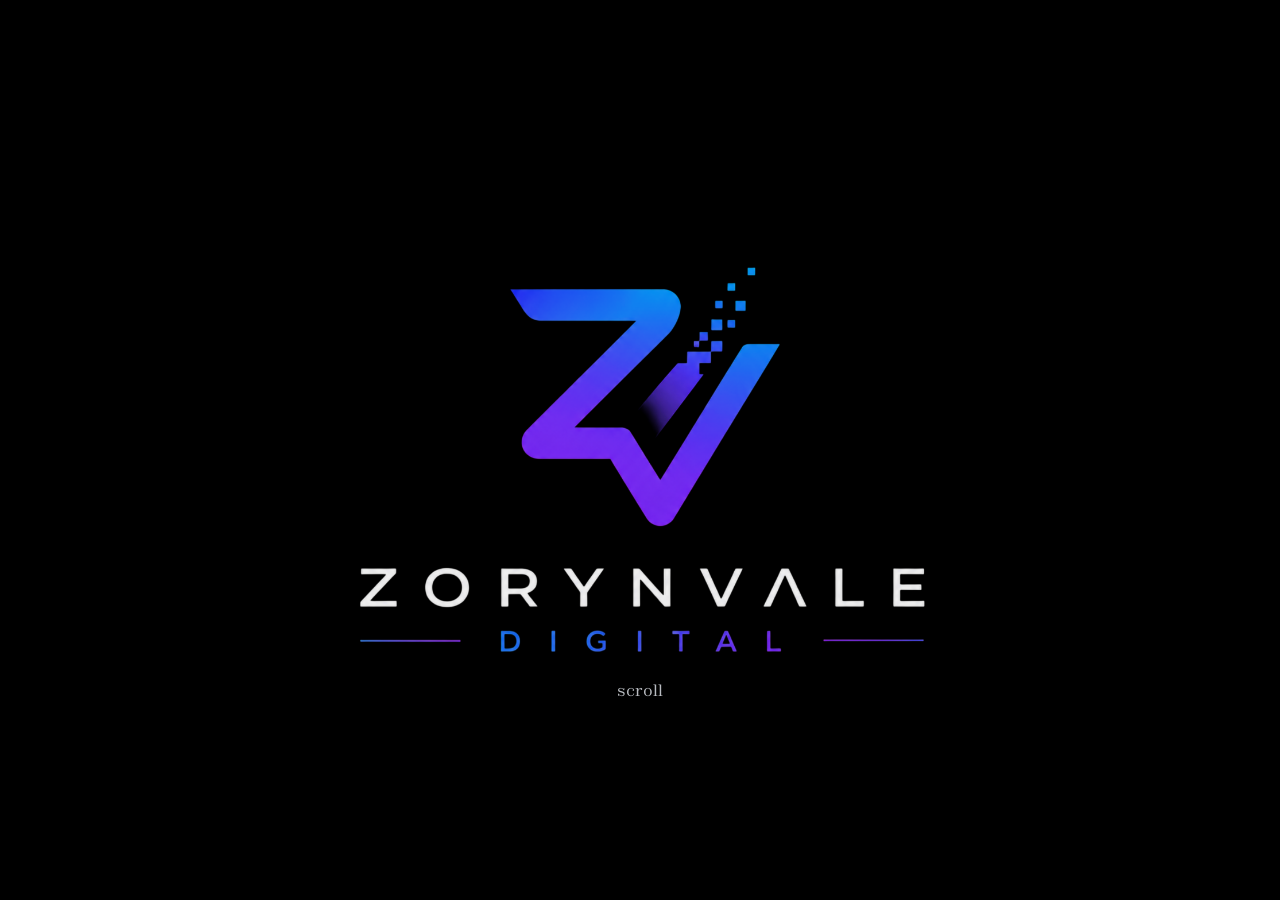
<file: index.html>
<!doctype html>
<html lang="en">
  <head>
    <meta charset="utf-8">
    <meta name="viewport" content="width=device-width, initial-scale=1">
    <meta
      name="description"
      content="Zorynvale Digital creates simple apps and digital tools with careful design."
    >
    <title>Zorynvale Digital</title>
    <link rel="icon" href="/favicon.ico" sizes="48x48">
    <link rel="icon" type="image/png" sizes="672x672" href="/favicon.png">
    <link rel="shortcut icon" href="/favicon.ico">
    <link rel="apple-touch-icon" href="/favicon.png">
    <meta name="theme-color" content="#17191f">
    <!-- Google tag (gtag.js) -->
    <script async data-cfasync="false" src="https://www.googletagmanager.com/gtag/js?id=G-GKM7V74BJC"></script>
    <script>
      window.dataLayer = window.dataLayer || [];
      function gtag(){dataLayer.push(arguments);}
      gtag('js', new Date());

      gtag('config', 'G-GKM7V74BJC');
    </script>
    <link rel="stylesheet" href="styles.css?v=22">
  </head>
  <body>
    <div class="intro" data-intro>
      <div class="intro__mark" data-intro-mark>
        <img
          src="zorynvale%20logos/logo-transparent.png"
          alt=""
          class="intro__logo"
        >
      </div>
      <p class="intro__scroll">Scroll</p>
    </div>

    <main class="home" id="home">
      <nav class="home__nav" aria-label="Primary navigation">
        <a href="downloads.html" class="home__download-link">Downloads</a>
      </nav>

      <section class="home__hero" aria-labelledby="home-title">
        <img
          src="zorynvale%20logos/logo-transparent.png"
          alt="Zorynvale Digital"
          class="home__logo"
          data-home-logo
        >
        <div class="home__copy">
          <h1 id="home-title">
            <span>Zorynvale is dedicated to creating quality</span>
            <span>apps for every day use.</span>
          </h1>
          <p class="home__subcopy">
            Crafting digital futures, one app at a time.
          </p>
        </div>
      </section>

      <section class="home__placeholder" id="downloads" aria-label="Downloads">
      </section>

      <footer class="home__footer">
        <nav class="home__footer-links" aria-label="Footer navigation">
          <a href="support.html">Support</a>
          <a href="privacy.html">Privacy</a>
        </nav>
        <p>&copy; 2026 Zorynvale Digital</p>
      </footer>
    </main>

    <script src="script.js"></script>
  </body>
</html>
</file>
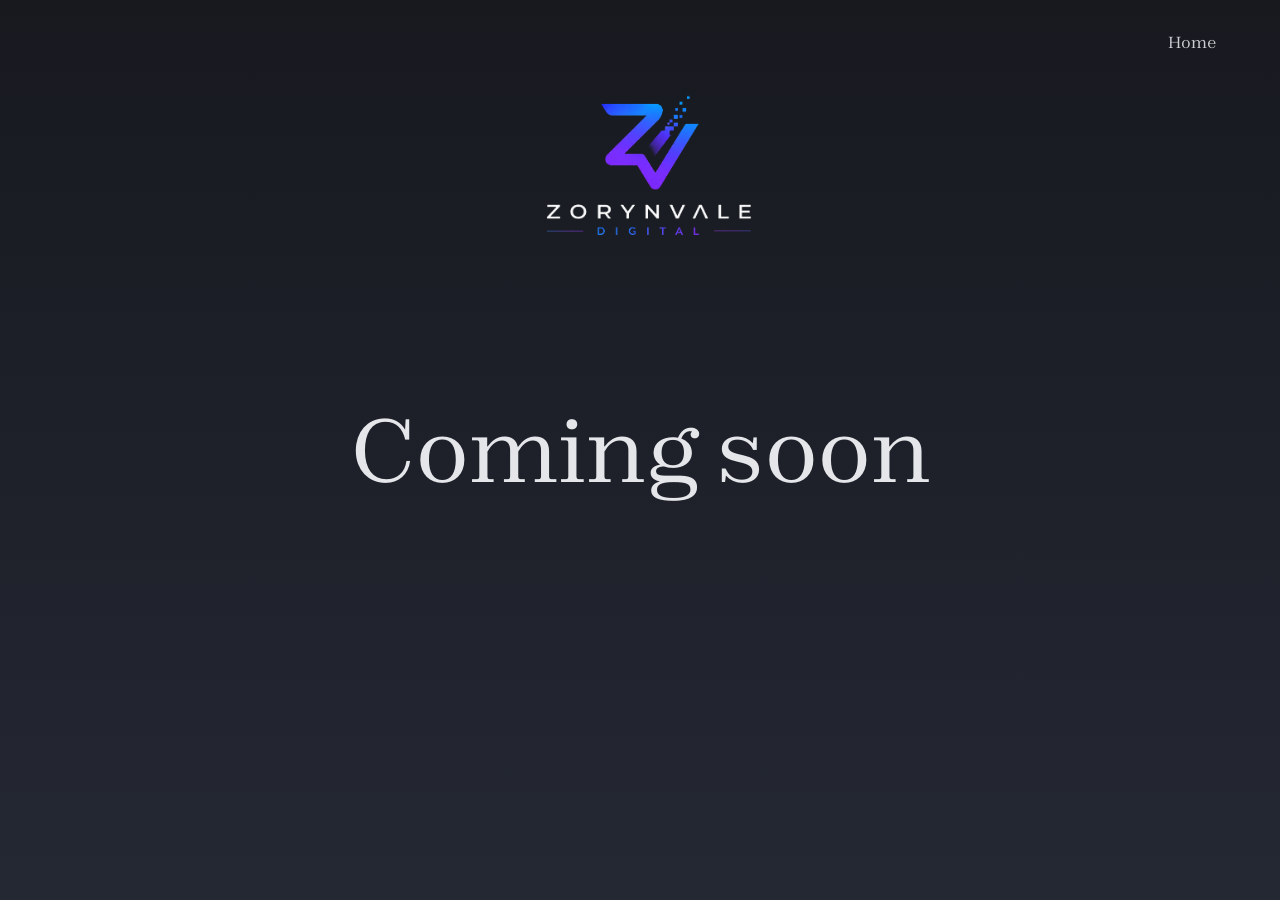
<file: coming-soon.html>
<!doctype html>
<html lang="en">
  <head>
    <meta charset="utf-8">
    <meta name="viewport" content="width=device-width, initial-scale=1">
    <meta
      name="description"
      content="Zorynvale Digital app downloads are coming soon."
    >
    <title>Coming Soon | Zorynvale Digital</title>
    <link rel="icon" href="/favicon.ico" sizes="48x48">
    <link rel="icon" type="image/png" sizes="672x672" href="/favicon.png">
    <link rel="shortcut icon" href="/favicon.ico">
    <link rel="apple-touch-icon" href="/favicon.png">
    <meta name="theme-color" content="#17191f">
    <!-- Google tag (gtag.js) -->
    <script async data-cfasync="false" src="https://www.googletagmanager.com/gtag/js?id=G-GKM7V74BJC"></script>
    <script>
      window.dataLayer = window.dataLayer || [];
      function gtag(){dataLayer.push(arguments);}
      gtag('js', new Date());

      gtag('config', 'G-GKM7V74BJC');
    </script>
    <link rel="stylesheet" href="styles.css?v=22">
  </head>
  <body class="page-body">
    <main class="coming-soon-page">
      <nav class="support-page__nav" aria-label="Primary navigation">
        <a href="index.html">Home</a>
      </nav>

      <img
        src="zorynvale%20logos/logo-transparent.png"
        alt="Zorynvale Digital"
        class="coming-soon-page__logo"
      >

      <h1>Coming soon</h1>
    </main>
  </body>
</html>
</file>
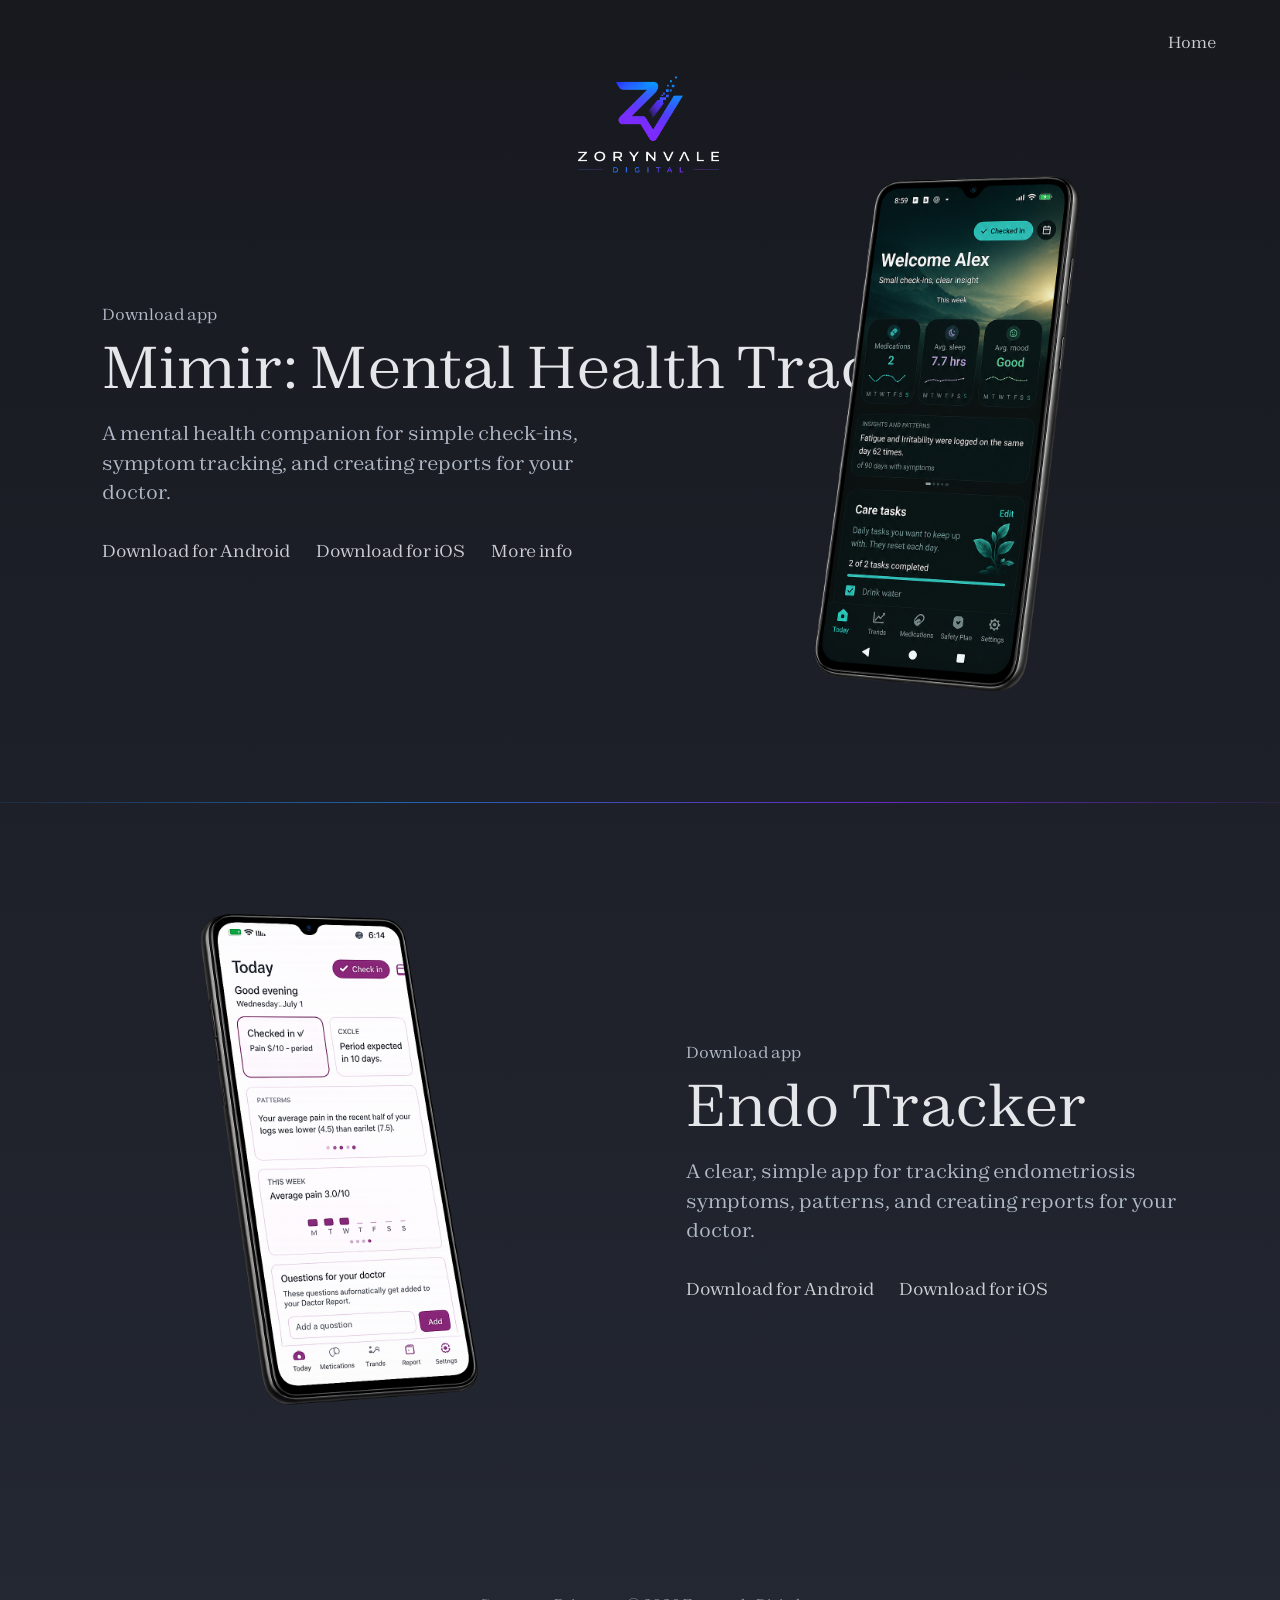
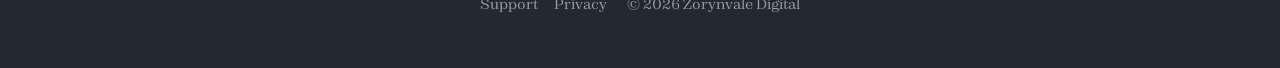
<file: downloads.html>
<!doctype html>
<html lang="en">
  <head>
    <meta charset="utf-8">
    <meta name="viewport" content="width=device-width, initial-scale=1">
    <meta
      name="description"
      content="Download apps from Zorynvale Digital."
    >
    <title>Downloads | Zorynvale Digital</title>
    <link rel="icon" href="/favicon.ico" sizes="48x48">
    <link rel="icon" type="image/png" sizes="672x672" href="/favicon.png">
    <link rel="shortcut icon" href="/favicon.ico">
    <link rel="apple-touch-icon" href="/favicon.png">
    <meta name="theme-color" content="#17191f">
    <!-- Google tag (gtag.js) -->
    <script async data-cfasync="false" src="https://www.googletagmanager.com/gtag/js?id=G-GKM7V74BJC"></script>
    <script>
      window.dataLayer = window.dataLayer || [];
      function gtag(){dataLayer.push(arguments);}
      gtag('js', new Date());

      gtag('config', 'G-GKM7V74BJC');
    </script>
    <link rel="stylesheet" href="styles.css?v=17">
  </head>
  <body class="page-body downloads-body">
    <main class="downloads-page">
      <nav class="support-page__nav downloads-page__nav" aria-label="Primary navigation">
        <a href="index.html">Home</a>
      </nav>

      <img
        src="zorynvale%20logos/logo-transparent.png"
        alt="Zorynvale Digital"
        class="support-page__logo downloads-page__logo"
      >

      <section class="downloads-stage downloads-stage--image-right" aria-labelledby="mimir-title">
        <div class="downloads-stage__copy">
          <p class="downloads-stage__eyebrow">Download app</p>
          <h1 id="mimir-title">Mimir: Mental Health Tracker</h1>
          <p>
            A mental health companion for simple check-ins, symptom tracking,
            and creating reports for your doctor.
          </p>
          <div class="downloads-stage__links" aria-label="Mimir download links">
            <a href="coming-soon.html">Download for Android</a>
            <a href="coming-soon.html">Download for iOS</a>
            <a href="mimir.html">More info</a>
          </div>
        </div>

        <div class="downloads-stage__media">
          <img
            src="image%20assets/mimir-today-Photoroom.png"
            alt="Mimir: Mental Health Tracker app preview"
          >
        </div>
      </section>

      <section class="downloads-stage downloads-stage--image-left" aria-labelledby="endotracker-title">
        <div class="downloads-stage__media">
          <img
            src="image%20assets/endotracker.png"
            alt="Endo Tracker app preview"
          >
        </div>

        <div class="downloads-stage__copy">
          <p class="downloads-stage__eyebrow">Download app</p>
          <h1 id="endotracker-title">Endo Tracker</h1>
          <p>
            A clear, simple app for tracking endometriosis symptoms, patterns,
            and creating reports for your doctor.
          </p>
          <div class="downloads-stage__links" aria-label="Endo Tracker download links">
            <a href="coming-soon.html">Download for Android</a>
            <a href="coming-soon.html">Download for iOS</a>
          </div>
        </div>
      </section>

      <footer class="downloads-page__footer">
        <nav class="home__footer-links" aria-label="Footer navigation">
          <a href="support.html">Support</a>
          <a href="privacy.html">Privacy</a>
        </nav>
        <p>&copy; 2026 Zorynvale Digital</p>
      </footer>
    </main>
  </body>
</html>
</file>
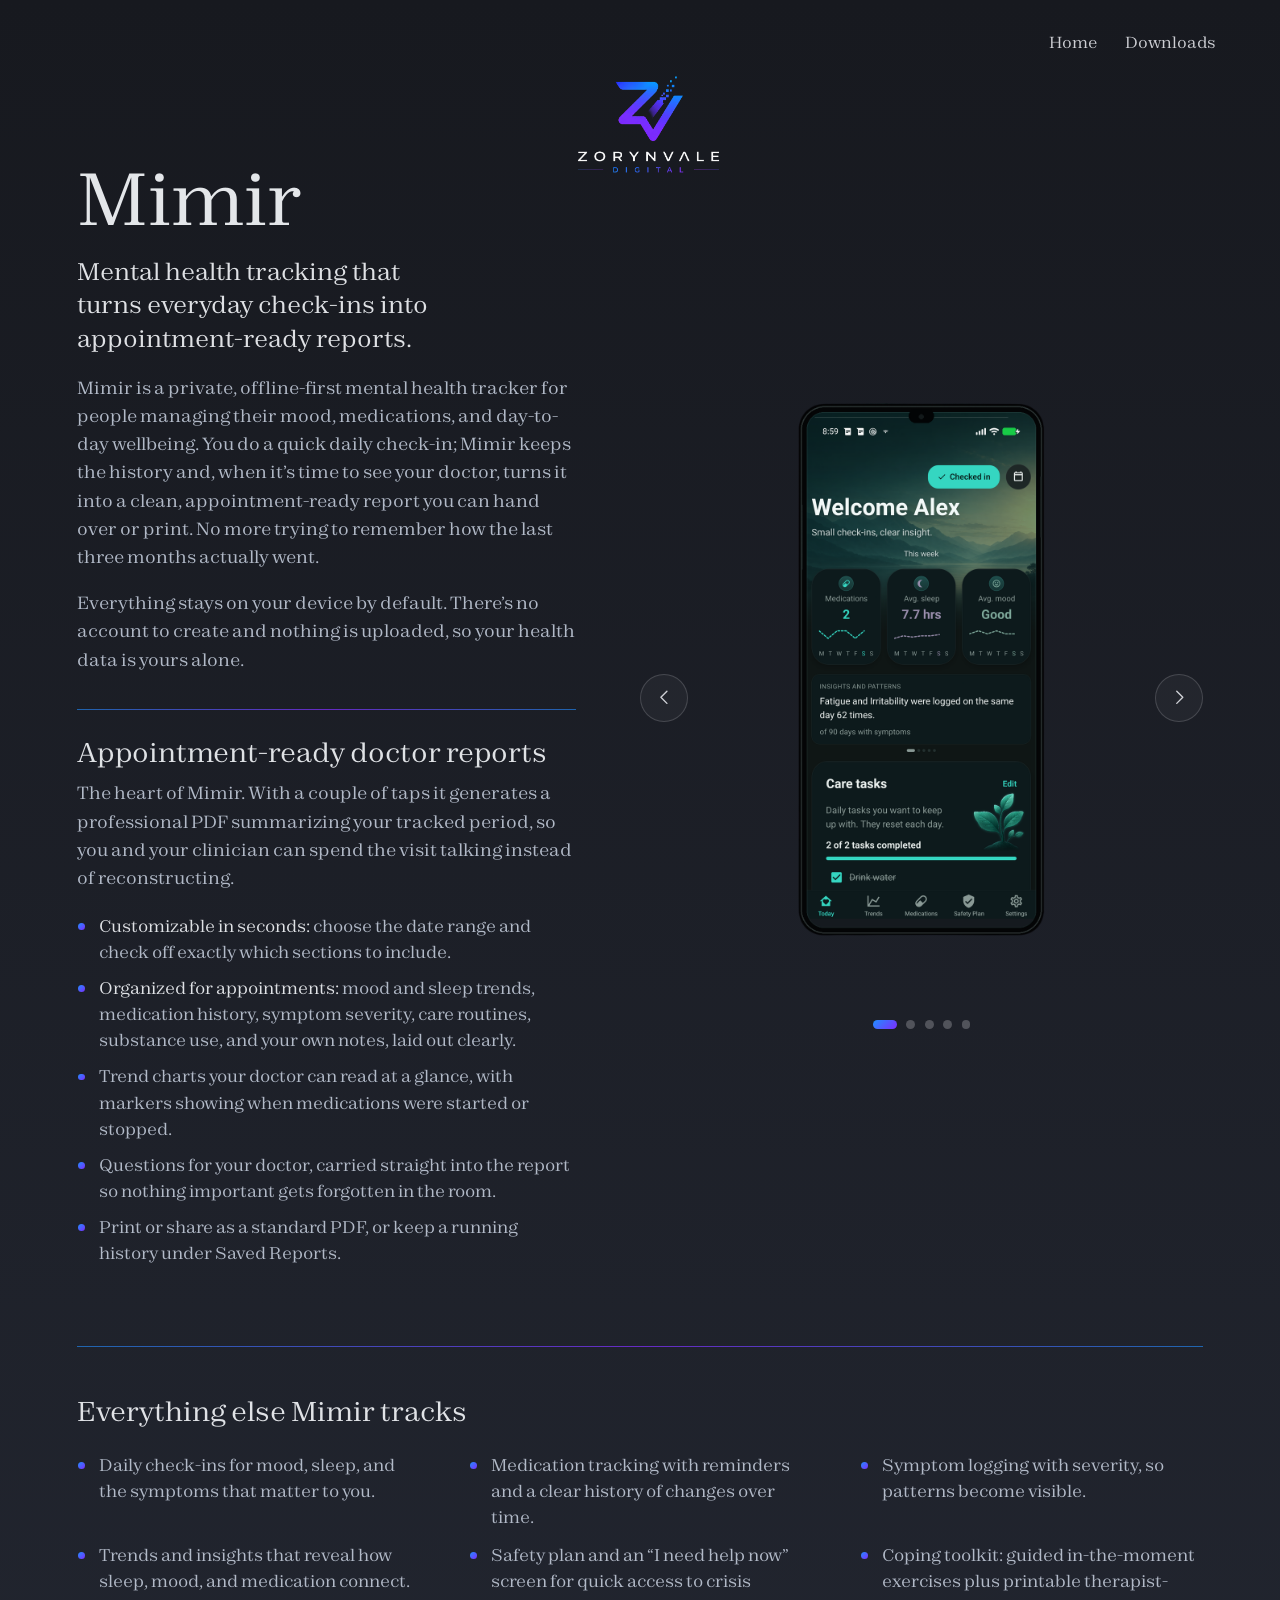
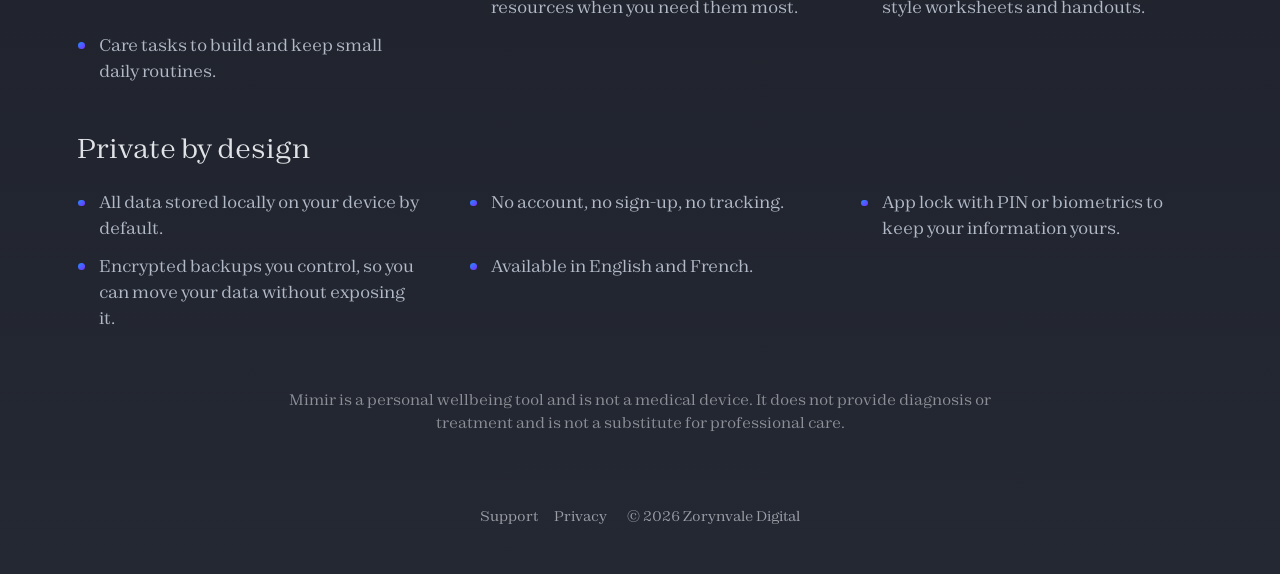
<file: mimir.html>
<!doctype html>
<html lang="en">
  <head>
    <meta charset="utf-8">
    <meta name="viewport" content="width=device-width, initial-scale=1">
    <meta
      name="description"
      content="Mimir is a private, offline-first mental health tracker that turns everyday check-ins into appointment-ready doctor reports."
    >
    <title>Mimir | Zorynvale Digital</title>
    <link rel="icon" href="/favicon.ico" sizes="48x48">
    <link rel="icon" type="image/png" sizes="672x672" href="/favicon.png">
    <link rel="shortcut icon" href="/favicon.ico">
    <link rel="apple-touch-icon" href="/favicon.png">
    <meta name="theme-color" content="#17191f">
    <!-- Google tag (gtag.js) -->
    <script async data-cfasync="false" src="https://www.googletagmanager.com/gtag/js?id=G-GKM7V74BJC"></script>
    <script>
      window.dataLayer = window.dataLayer || [];
      function gtag(){dataLayer.push(arguments);}
      gtag('js', new Date());

      gtag('config', 'G-GKM7V74BJC');
    </script>
    <link rel="stylesheet" href="styles.css?v=31">
  </head>
  <body class="page-body mimir-body">
    <main class="mimir-page">
      <nav class="support-page__nav mimir-page__nav" aria-label="Primary navigation">
        <a href="index.html">Home</a>
        <a href="downloads.html">Downloads</a>
      </nav>

      <img
        src="zorynvale%20logos/logo-transparent.png"
        alt="Zorynvale Digital"
        class="support-page__logo mimir-page__logo"
      >

      <section class="mimir-hero" aria-labelledby="mimir-title">
        <div class="mimir-hero__copy">
          <h1 id="mimir-title">Mimir</h1>
          <p class="mimir-lead">
            Mental health tracking that turns everyday check-ins into
            appointment-ready reports.
          </p>
          <p class="mimir-text">
            Mimir is a private, offline-first mental health tracker for people
            managing their mood, medications, and day-to-day wellbeing. You do a
            quick daily check-in; Mimir keeps the history and, when it&rsquo;s time
            to see your doctor, turns it into a clean, appointment-ready report you
            can hand over or print. No more trying to remember how the last three
            months actually went.
          </p>
          <p class="mimir-text">
            Everything stays on your device by default. There&rsquo;s no account to
            create and nothing is uploaded, so your health data is yours alone.
          </p>

          <div class="mimir-feature mimir-feature--lead">
            <h2>Appointment-ready doctor reports</h2>
            <p>
              The heart of Mimir. With a couple of taps it generates a professional
              PDF summarizing your tracked period, so you and your clinician can
              spend the visit talking instead of reconstructing.
            </p>
            <ul class="mimir-list">
              <li>
                <strong>Customizable in seconds:</strong> choose the date
                range and check off exactly which sections to include.
              </li>
              <li>
                <strong>Organized for appointments:</strong> mood and sleep trends,
                medication history, symptom severity, care routines, substance use,
                and your own notes, laid out clearly.
              </li>
              <li>
                Trend charts your doctor can read at a glance, with markers showing
                when medications were started or stopped.
              </li>
              <li>
                Questions for your doctor, carried straight into the report so
                nothing important gets forgotten in the room.
              </li>
              <li>
                Print or share as a standard PDF, or keep a running history under
                Saved Reports.
              </li>
            </ul>
          </div>
        </div>

        <div class="mimir-hero__gallery">
          <div class="mimir-gallery" data-mimir-gallery>
            <div class="mimir-gallery__viewport">
              <button
                type="button"
                class="mimir-gallery__arrow mimir-gallery__arrow--prev"
                data-mimir-prev
                aria-label="View previous Mimir screenshot"
              >
                <svg viewBox="0 0 24 24" aria-hidden="true" focusable="false">
                  <path d="M15 5 8 12l7 7" fill="none" stroke="currentColor" stroke-width="1.6" stroke-linecap="round" stroke-linejoin="round"></path>
                </svg>
              </button>

              <div class="mimir-gallery__stage">
                <div class="mimir-gallery__phone" data-mimir-phone>
                  <div class="mimir-gallery__card" data-mimir-card>
                    <img class="mimir-gallery__face mimir-gallery__face--front" data-mimir-front alt="" decoding="async">
                    <img class="mimir-gallery__face mimir-gallery__face--back" data-mimir-back alt="" aria-hidden="true" decoding="async">
                  </div>
                </div>
              </div>

              <button
                type="button"
                class="mimir-gallery__arrow mimir-gallery__arrow--next"
                data-mimir-next
                aria-label="View next Mimir screenshot"
              >
                <svg viewBox="0 0 24 24" aria-hidden="true" focusable="false">
                  <path d="M9 5l7 7-7 7" fill="none" stroke="currentColor" stroke-width="1.6" stroke-linecap="round" stroke-linejoin="round"></path>
                </svg>
              </button>
            </div>

            <p class="mimir-visually-hidden" data-mimir-caption aria-live="polite"></p>

            <div class="mimir-gallery__dots" data-mimir-dots role="group" aria-label="Choose a Mimir screenshot"></div>
          </div>
        </div>
      </section>

      <section class="mimir-detail" aria-label="More about Mimir">
        <div class="mimir-detail__block">
          <h2>Everything else Mimir tracks</h2>
          <ul class="mimir-list mimir-list--grid">
            <li>Daily check-ins for mood, sleep, and the symptoms that matter to you.</li>
            <li>Medication tracking with reminders and a clear history of changes over time.</li>
            <li>Symptom logging with severity, so patterns become visible.</li>
            <li>Trends and insights that reveal how sleep, mood, and medication connect.</li>
            <li>Safety plan and an &ldquo;I need help now&rdquo; screen for quick access to crisis resources when you need them most.</li>
            <li>Coping toolkit: guided in-the-moment exercises plus printable therapist-style worksheets and handouts.</li>
            <li>Care tasks to build and keep small daily routines.</li>
          </ul>
        </div>

        <div class="mimir-detail__block">
          <h2>Private by design</h2>
          <ul class="mimir-list mimir-list--grid">
            <li>All data stored locally on your device by default.</li>
            <li>No account, no sign-up, no tracking.</li>
            <li>App lock with PIN or biometrics to keep your information yours.</li>
            <li>Encrypted backups you control, so you can move your data without exposing it.</li>
            <li>Available in English and French.</li>
          </ul>
        </div>

        <p class="mimir-disclaimer">
          Mimir is a personal wellbeing tool and is not a medical device. It does
          not provide diagnosis or treatment and is not a substitute for
          professional care.
        </p>
      </section>

      <footer class="mimir-page__footer">
        <nav class="home__footer-links" aria-label="Footer navigation">
          <a href="support.html">Support</a>
          <a href="privacy.html">Privacy</a>
        </nav>
        <p>&copy; 2026 Zorynvale Digital</p>
      </footer>
    </main>

    <script src="mimir-gallery.js?v=3"></script>
  </body>
</html>
</file>
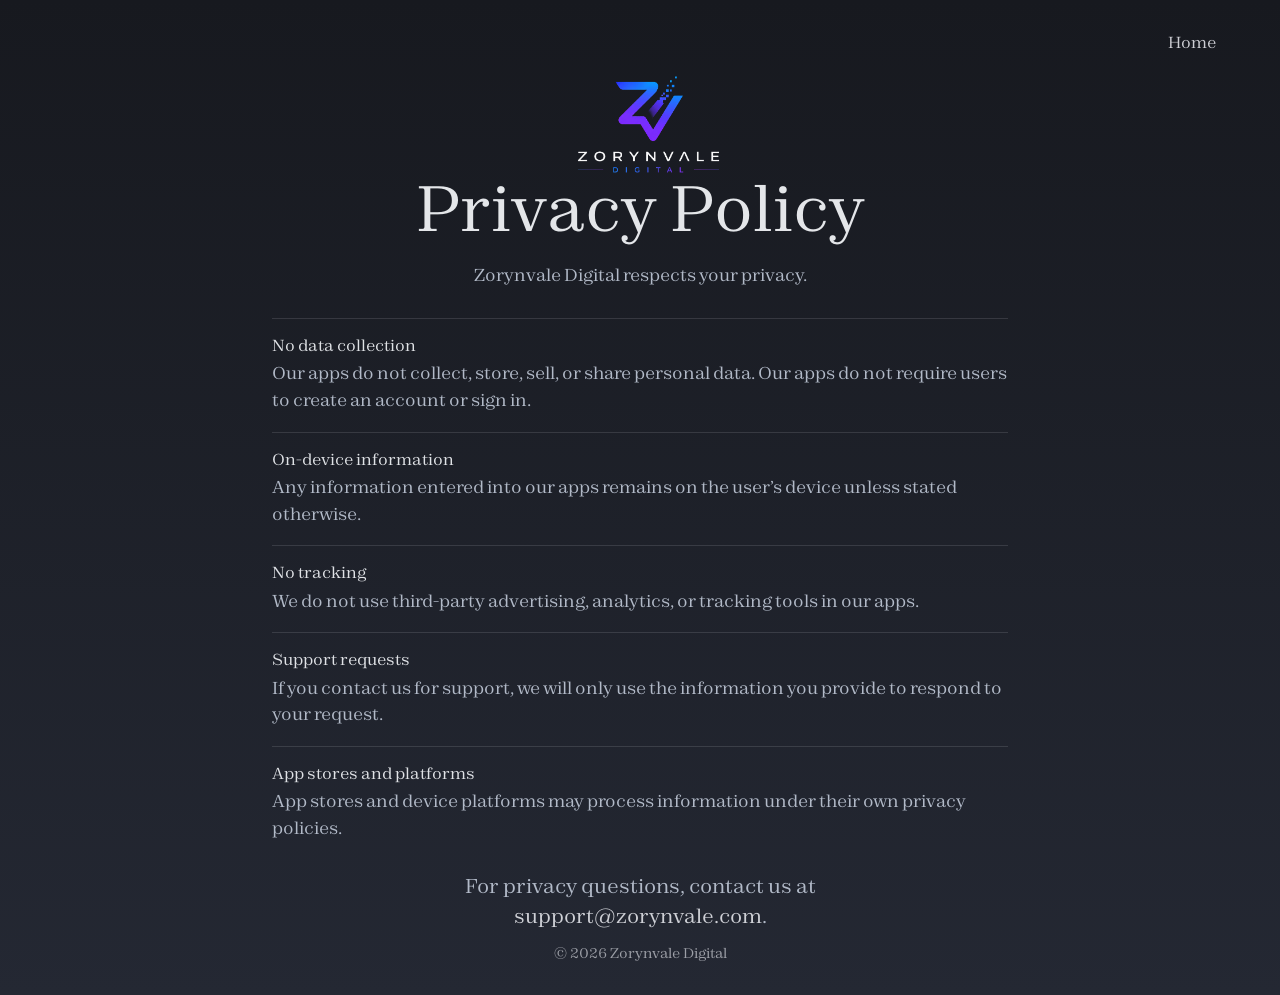
<file: privacy.html>
<!doctype html>
<html lang="en">
  <head>
    <meta charset="utf-8">
    <meta name="viewport" content="width=device-width, initial-scale=1">
    <meta
      name="description"
      content="Zorynvale Digital privacy policy."
    >
    <title>Privacy Policy | Zorynvale Digital</title>
    <link rel="icon" href="/favicon.ico" sizes="48x48">
    <link rel="icon" type="image/png" sizes="672x672" href="/favicon.png">
    <link rel="shortcut icon" href="/favicon.ico">
    <link rel="apple-touch-icon" href="/favicon.png">
    <meta name="theme-color" content="#17191f">
    <!-- Google tag (gtag.js) -->
    <script async data-cfasync="false" src="https://www.googletagmanager.com/gtag/js?id=G-GKM7V74BJC"></script>
    <script>
      window.dataLayer = window.dataLayer || [];
      function gtag(){dataLayer.push(arguments);}
      gtag('js', new Date());

      gtag('config', 'G-GKM7V74BJC');
    </script>
    <link rel="stylesheet" href="styles.css?v=22">
  </head>
  <body class="page-body">
    <main class="support-page">
      <nav class="support-page__nav" aria-label="Primary navigation">
        <a href="index.html">Home</a>
      </nav>

      <section class="support-page__content privacy-page__content" aria-labelledby="privacy-title">
        <img
          src="zorynvale%20logos/logo-transparent.png"
          alt="Zorynvale Digital"
          class="support-page__logo"
        >
        <h1 id="privacy-title">Privacy Policy</h1>
        <p class="privacy-page__intro">Zorynvale Digital respects your privacy.</p>

        <div class="privacy-page__sections" aria-label="Privacy details">
          <section>
            <h2>No data collection</h2>
            <p>
              Our apps do not collect, store, sell, or share personal data. Our
              apps do not require users to create an account or sign in.
            </p>
          </section>

          <section>
            <h2>On-device information</h2>
            <p>
              Any information entered into our apps remains on the user&rsquo;s
              device unless stated otherwise.
            </p>
          </section>

          <section>
            <h2>No tracking</h2>
            <p>
              We do not use third-party advertising, analytics, or tracking
              tools in our apps.
            </p>
          </section>

          <section>
            <h2>Support requests</h2>
            <p>
              If you contact us for support, we will only use the information
              you provide to respond to your request.
            </p>
          </section>

          <section>
            <h2>App stores and platforms</h2>
            <p>
              App stores and device platforms may process information under
              their own privacy policies.
            </p>
          </section>
        </div>

        <p class="privacy-page__contact">
          For privacy questions, contact us at
          <a href="mailto:support@zorynvale.com">support@zorynvale.com</a>.
        </p>
      </section>

      <footer class="support-page__footer">
        <p>&copy; 2026 Zorynvale Digital</p>
      </footer>
    </main>
  </body>
</html>
</file>
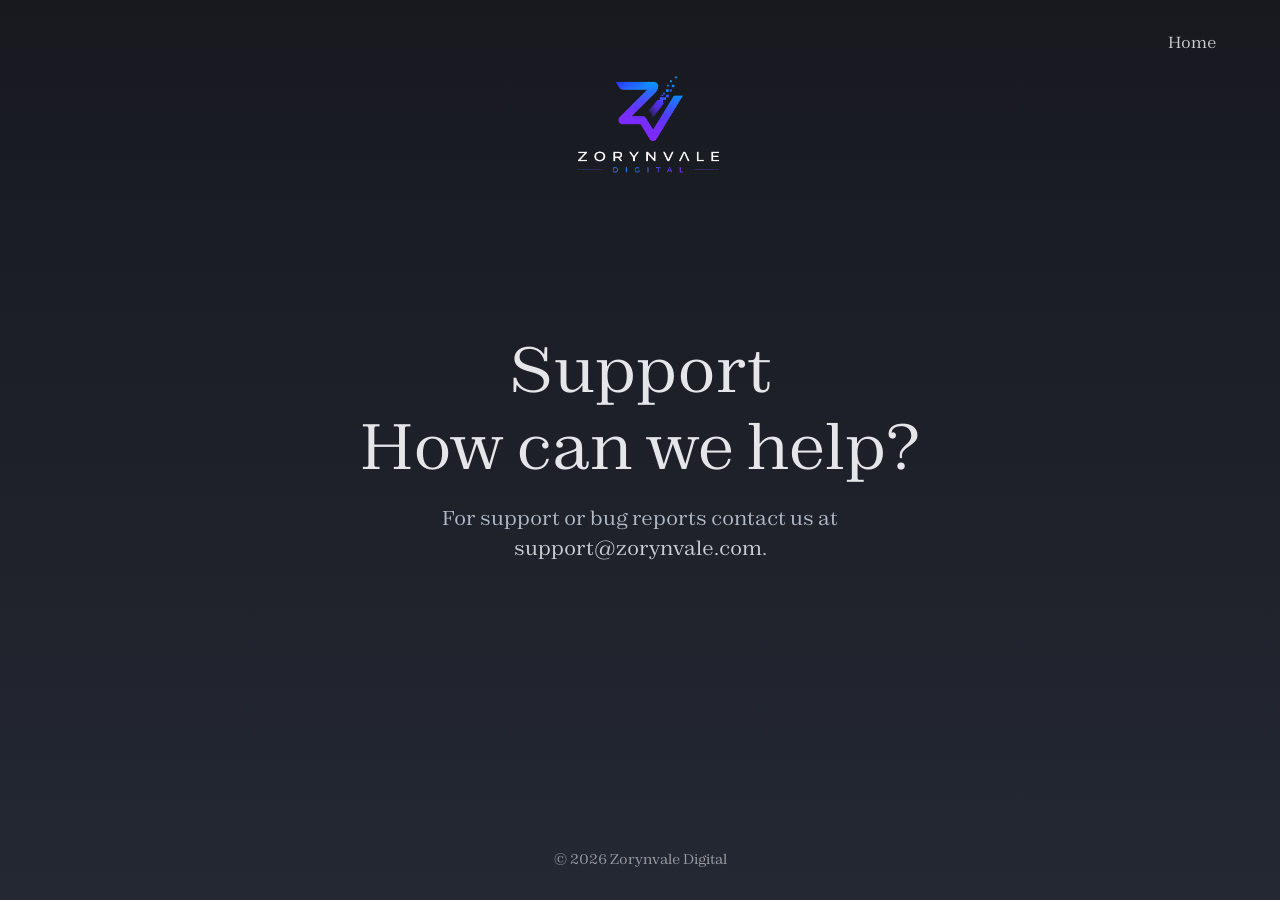
<file: support.html>
<!doctype html>
<html lang="en">
  <head>
    <meta charset="utf-8">
    <meta name="viewport" content="width=device-width, initial-scale=1">
    <meta
      name="description"
      content="Contact Zorynvale Digital support."
    >
    <title>Support | Zorynvale Digital</title>
    <link rel="icon" href="/favicon.ico" sizes="48x48">
    <link rel="icon" type="image/png" sizes="672x672" href="/favicon.png">
    <link rel="shortcut icon" href="/favicon.ico">
    <link rel="apple-touch-icon" href="/favicon.png">
    <meta name="theme-color" content="#17191f">
    <!-- Google tag (gtag.js) -->
    <script async data-cfasync="false" src="https://www.googletagmanager.com/gtag/js?id=G-GKM7V74BJC"></script>
    <script>
      window.dataLayer = window.dataLayer || [];
      function gtag(){dataLayer.push(arguments);}
      gtag('js', new Date());

      gtag('config', 'G-GKM7V74BJC');
    </script>
    <link rel="stylesheet" href="styles.css?v=24">
  </head>
  <body class="page-body">
    <main class="support-page">
      <nav class="support-page__nav" aria-label="Primary navigation">
        <a href="index.html">Home</a>
      </nav>

      <section class="support-page__content" aria-labelledby="support-title">
        <img
          src="zorynvale%20logos/logo-transparent.png"
          alt="Zorynvale Digital"
          class="support-page__logo"
        >
        <p class="support-page__eyebrow">Support</p>
        <h1 id="support-title">How can we help?</h1>
        <p>
          For support or bug reports contact us at
          <a href="mailto:support@zorynvale.com">support@zorynvale.com</a>.
        </p>
      </section>

      <footer class="support-page__footer">
        <p>&copy; 2026 Zorynvale Digital</p>
      </footer>
    </main>
  </body>
</html>
</file>
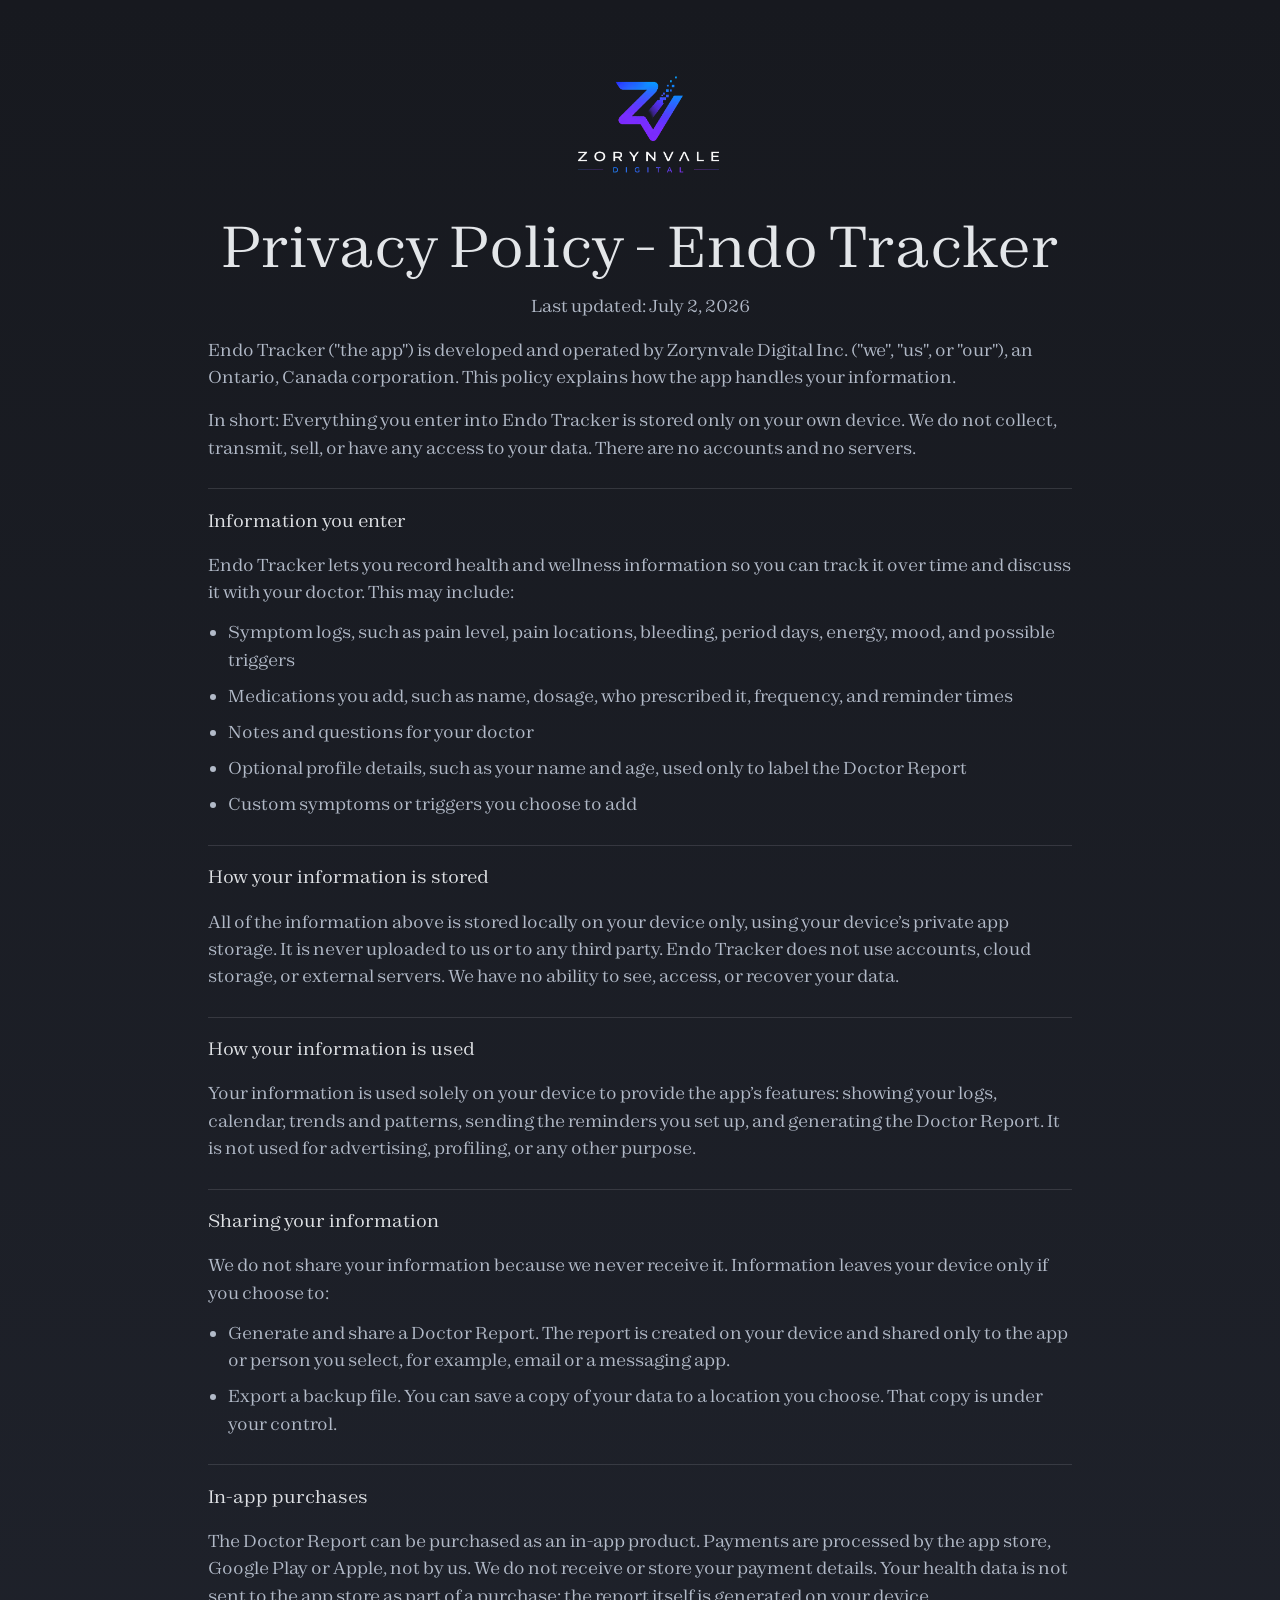
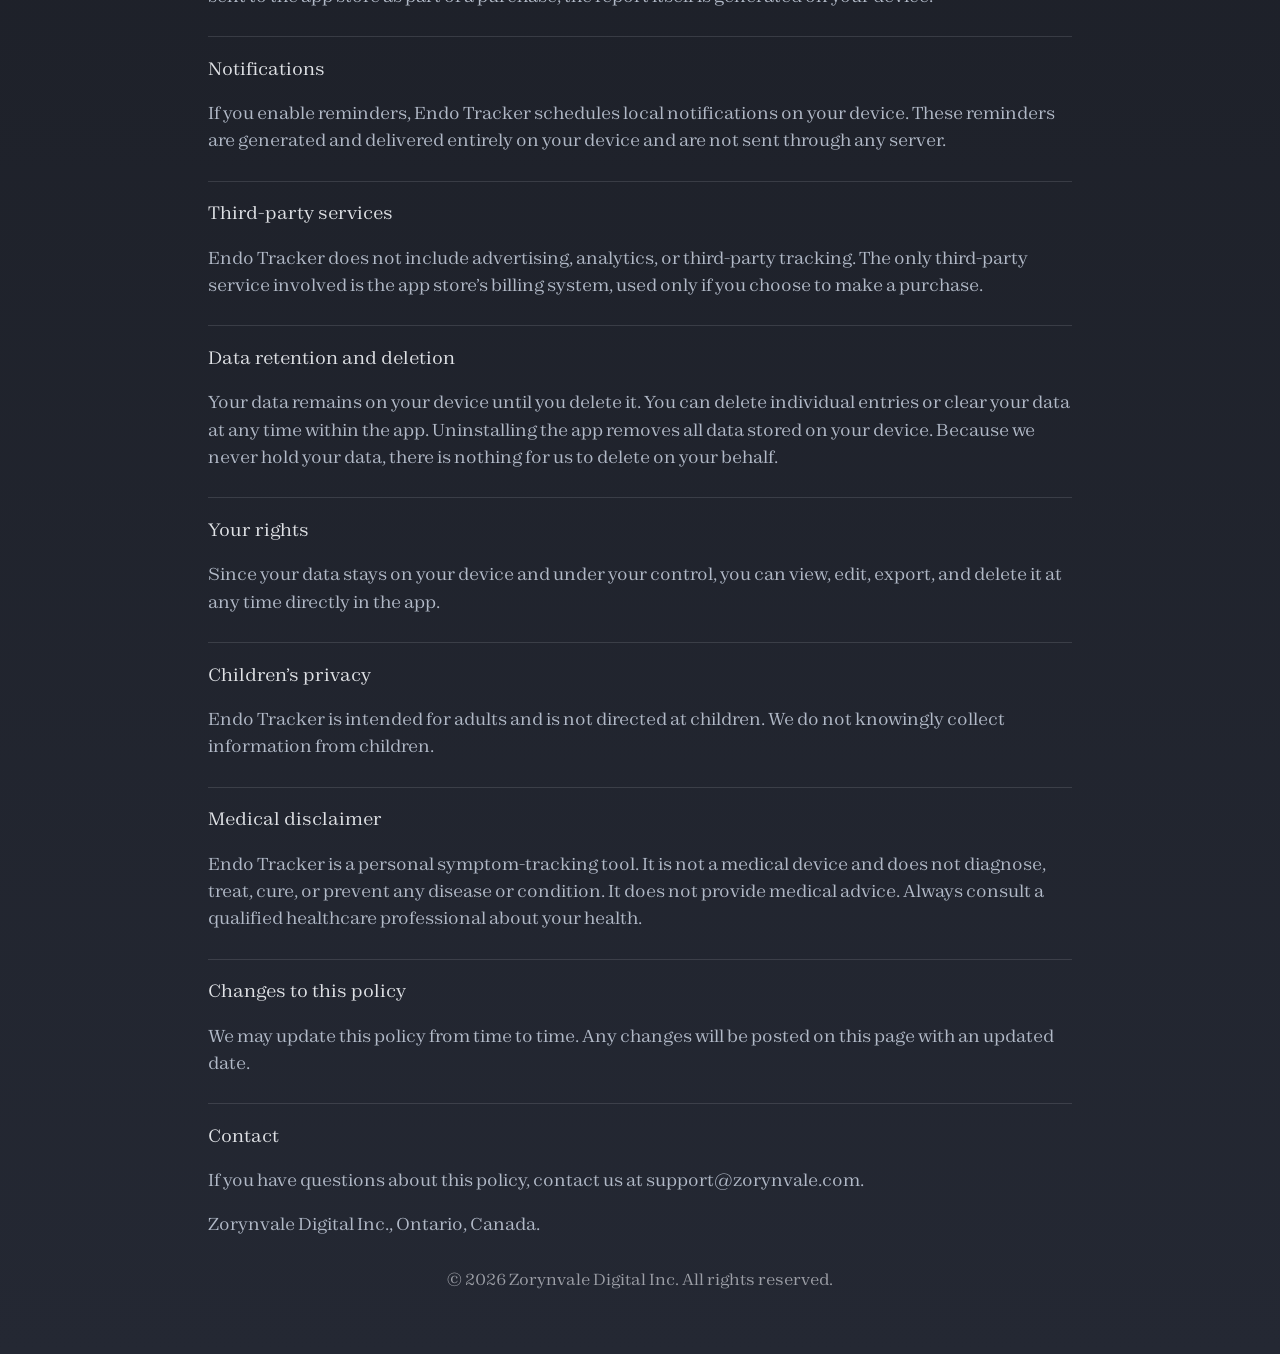
<file: endo-tracker/privacy.html>
<!doctype html>
<html lang="en">
  <head>
    <meta charset="utf-8">
    <meta name="viewport" content="width=device-width, initial-scale=1">
    <meta
      name="description"
      content="Privacy policy for Endo Tracker by Zorynvale Digital Inc."
    >
    <title>Privacy Policy - Endo Tracker | Zorynvale Digital Inc.</title>
    <link rel="icon" href="/favicon.ico" sizes="48x48">
    <link rel="icon" type="image/png" sizes="672x672" href="/favicon.png">
    <link rel="shortcut icon" href="/favicon.ico">
    <link rel="apple-touch-icon" href="/favicon.png">
    <meta name="theme-color" content="#17191f">
    <!-- Google tag (gtag.js) -->
    <script async data-cfasync="false" src="https://www.googletagmanager.com/gtag/js?id=G-GKM7V74BJC"></script>
    <script>
      window.dataLayer = window.dataLayer || [];
      function gtag(){dataLayer.push(arguments);}
      gtag('js', new Date());

      gtag('config', 'G-GKM7V74BJC');
    </script>
    <link rel="stylesheet" href="../styles.css?v=22">
  </head>
  <body class="page-body">
    <main class="app-policy-page">
      <img
        src="../zorynvale%20logos/logo-transparent.png"
        alt="Zorynvale Digital"
        class="app-policy-page__logo"
      >

      <article class="app-policy-page__content" aria-labelledby="app-policy-title">
        <header class="app-policy-page__header">
          <h1 id="app-policy-title">Privacy Policy - Endo Tracker</h1>
          <p>Last updated: July 2, 2026</p>
        </header>

        <p>
          Endo Tracker (&quot;the app&quot;) is developed and operated by
          Zorynvale Digital Inc. (&quot;we&quot;, &quot;us&quot;, or
          &quot;our&quot;), an Ontario, Canada corporation. This policy
          explains how the app handles your information.
        </p>

        <p>
          In short: Everything you enter into Endo Tracker is stored only on
          your own device. We do not collect, transmit, sell, or have any
          access to your data. There are no accounts and no servers.
        </p>

        <section>
          <h2>Information you enter</h2>
          <p>
            Endo Tracker lets you record health and wellness information so you
            can track it over time and discuss it with your doctor. This may
            include:
          </p>
          <ul>
            <li>
              Symptom logs, such as pain level, pain locations, bleeding,
              period days, energy, mood, and possible triggers
            </li>
            <li>
              Medications you add, such as name, dosage, who prescribed it,
              frequency, and reminder times
            </li>
            <li>Notes and questions for your doctor</li>
            <li>
              Optional profile details, such as your name and age, used only to
              label the Doctor Report
            </li>
            <li>Custom symptoms or triggers you choose to add</li>
          </ul>
        </section>

        <section>
          <h2>How your information is stored</h2>
          <p>
            All of the information above is stored locally on your device only,
            using your device&rsquo;s private app storage. It is never uploaded
            to us or to any third party. Endo Tracker does not use accounts,
            cloud storage, or external servers. We have no ability to see,
            access, or recover your data.
          </p>
        </section>

        <section>
          <h2>How your information is used</h2>
          <p>
            Your information is used solely on your device to provide the
            app&rsquo;s features: showing your logs, calendar, trends and
            patterns, sending the reminders you set up, and generating the
            Doctor Report. It is not used for advertising, profiling, or any
            other purpose.
          </p>
        </section>

        <section>
          <h2>Sharing your information</h2>
          <p>
            We do not share your information because we never receive it.
            Information leaves your device only if you choose to:
          </p>
          <ul>
            <li>
              Generate and share a Doctor Report. The report is created on your
              device and shared only to the app or person you select, for
              example, email or a messaging app.
            </li>
            <li>
              Export a backup file. You can save a copy of your data to a
              location you choose. That copy is under your control.
            </li>
          </ul>
        </section>

        <section>
          <h2>In-app purchases</h2>
          <p>
            The Doctor Report can be purchased as an in-app product. Payments
            are processed by the app store, Google Play or Apple, not by us. We
            do not receive or store your payment details. Your health data is
            not sent to the app store as part of a purchase; the report itself
            is generated on your device.
          </p>
        </section>

        <section>
          <h2>Notifications</h2>
          <p>
            If you enable reminders, Endo Tracker schedules local notifications
            on your device. These reminders are generated and delivered
            entirely on your device and are not sent through any server.
          </p>
        </section>

        <section>
          <h2>Third-party services</h2>
          <p>
            Endo Tracker does not include advertising, analytics, or third-party
            tracking. The only third-party service involved is the app
            store&rsquo;s billing system, used only if you choose to make a
            purchase.
          </p>
        </section>

        <section>
          <h2>Data retention and deletion</h2>
          <p>
            Your data remains on your device until you delete it. You can
            delete individual entries or clear your data at any time within the
            app. Uninstalling the app removes all data stored on your device.
            Because we never hold your data, there is nothing for us to delete
            on your behalf.
          </p>
        </section>

        <section>
          <h2>Your rights</h2>
          <p>
            Since your data stays on your device and under your control, you can
            view, edit, export, and delete it at any time directly in the app.
          </p>
        </section>

        <section>
          <h2>Children&rsquo;s privacy</h2>
          <p>
            Endo Tracker is intended for adults and is not directed at children.
            We do not knowingly collect information from children.
          </p>
        </section>

        <section>
          <h2>Medical disclaimer</h2>
          <p>
            Endo Tracker is a personal symptom-tracking tool. It is not a
            medical device and does not diagnose, treat, cure, or prevent any
            disease or condition. It does not provide medical advice. Always
            consult a qualified healthcare professional about your health.
          </p>
        </section>

        <section>
          <h2>Changes to this policy</h2>
          <p>
            We may update this policy from time to time. Any changes will be
            posted on this page with an updated date.
          </p>
        </section>

        <section>
          <h2>Contact</h2>
          <p>
            If you have questions about this policy, contact us at
            support@zorynvale.com.
          </p>
          <p>Zorynvale Digital Inc., Ontario, Canada.</p>
        </section>

      </article>

      <footer class="app-policy-page__footer">
        <p>&copy; 2026 Zorynvale Digital Inc. All rights reserved.</p>
      </footer>
    </main>
  </body>
</html>
</file>
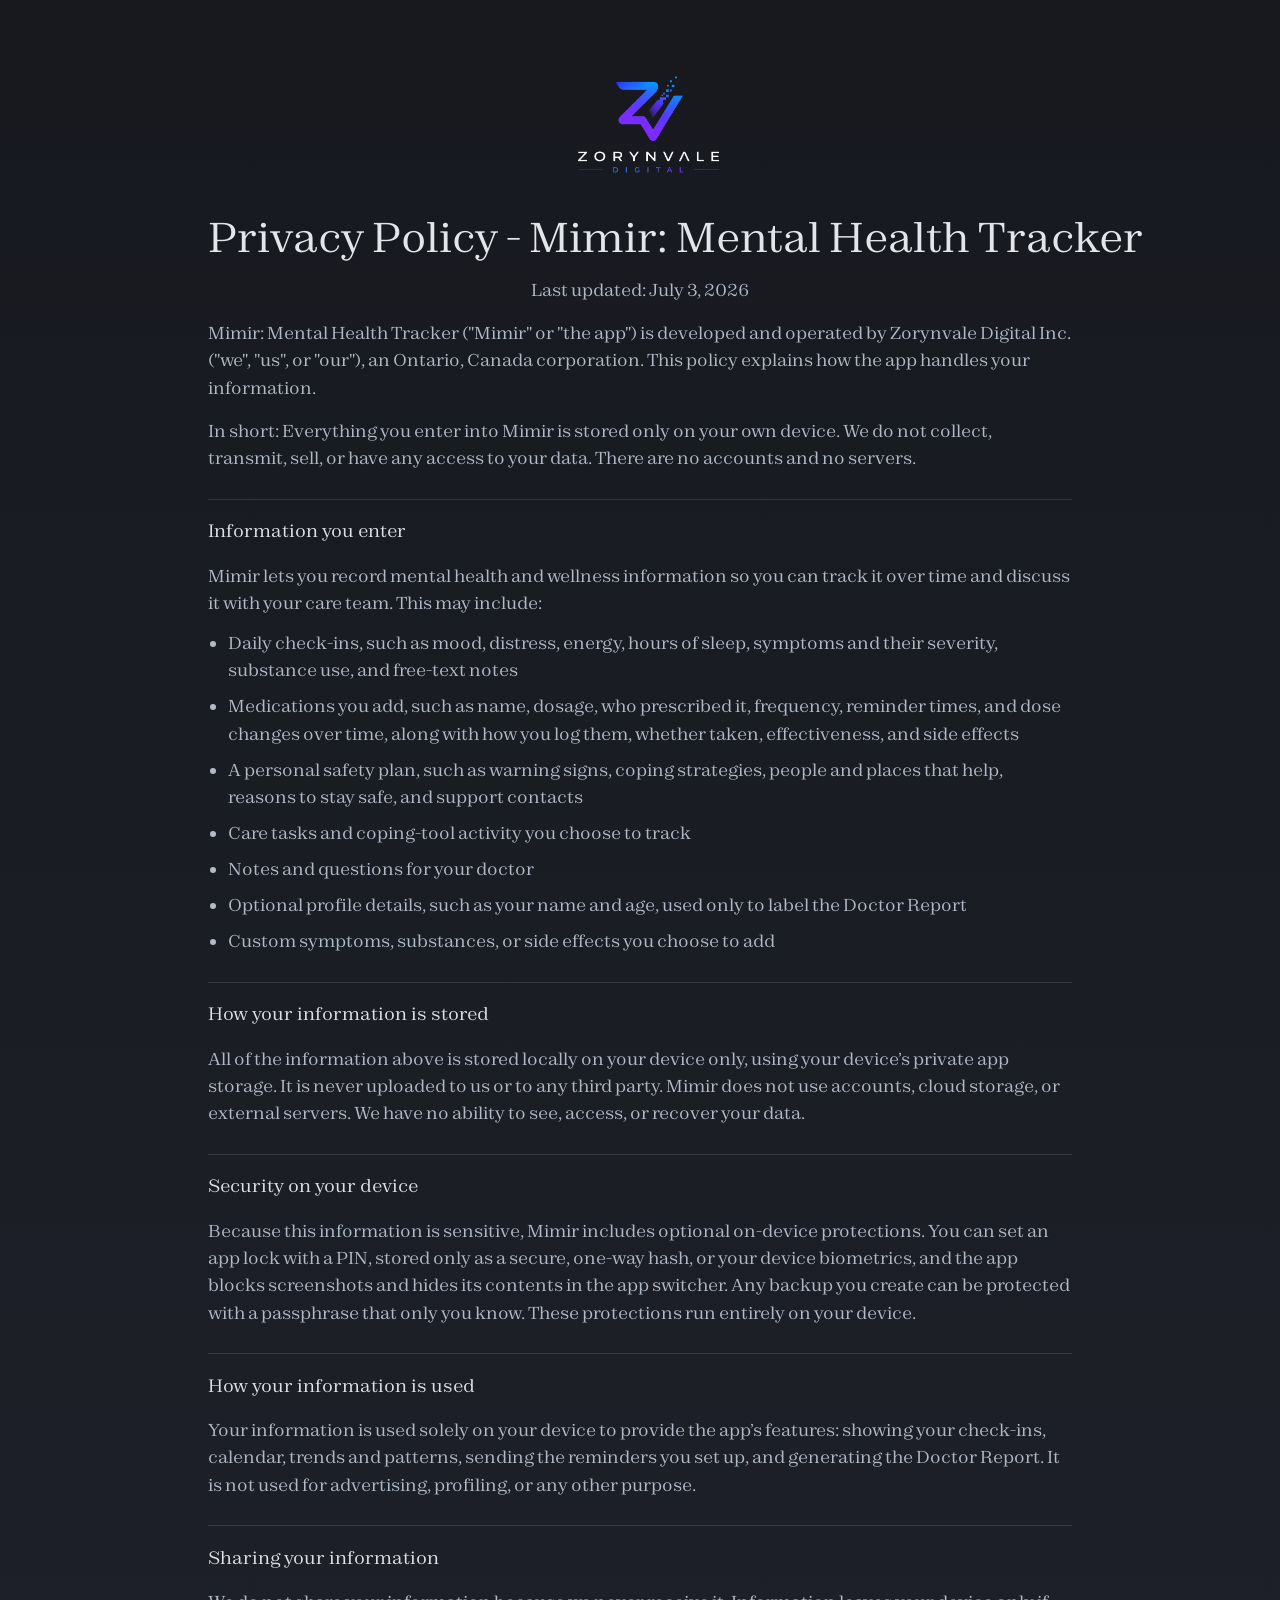
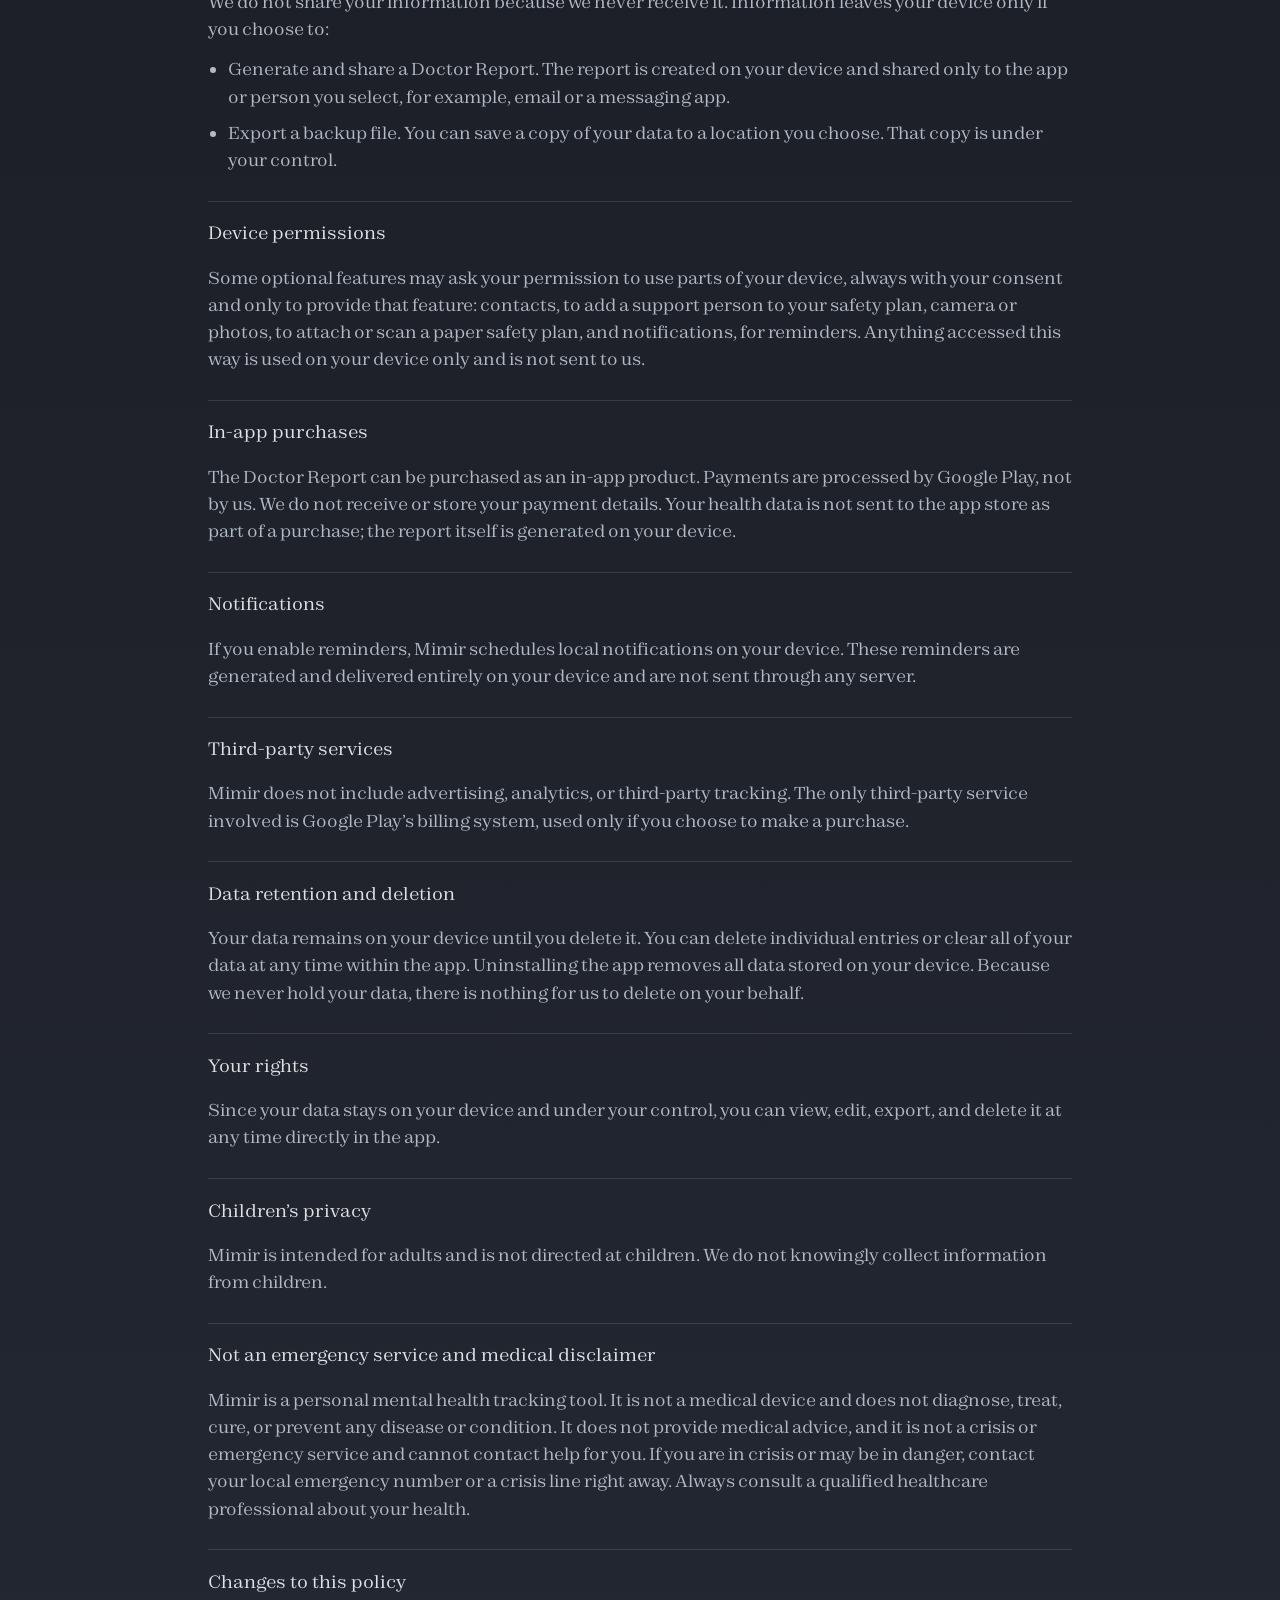
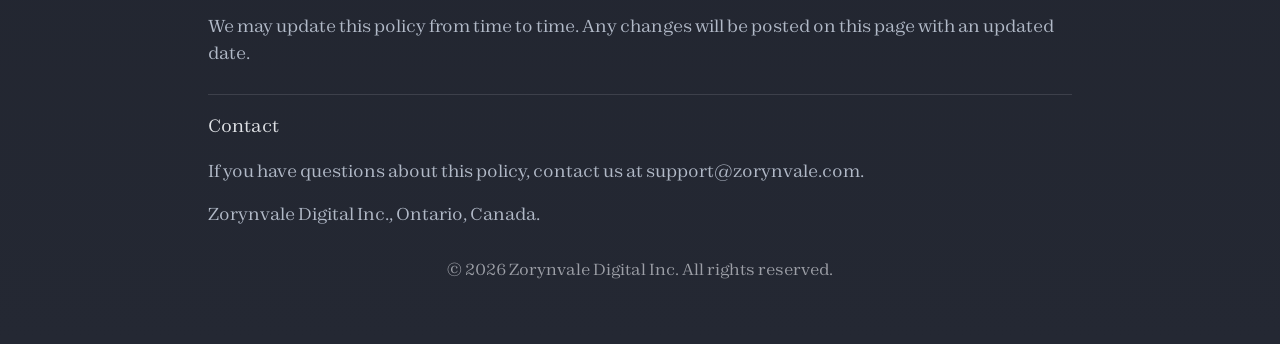
<file: mimir/privacy.html>
<!doctype html>
<html lang="en">
  <head>
    <meta charset="utf-8">
    <meta name="viewport" content="width=device-width, initial-scale=1">
    <meta
      name="description"
      content="Privacy policy for Mimir: Mental Health Tracker by Zorynvale Digital Inc."
    >
    <title>Privacy Policy - Mimir: Mental Health Tracker | Zorynvale Digital Inc.</title>
    <link rel="icon" href="/favicon.ico" sizes="48x48">
    <link rel="icon" type="image/png" sizes="672x672" href="/favicon.png">
    <link rel="shortcut icon" href="/favicon.ico">
    <link rel="apple-touch-icon" href="/favicon.png">
    <meta name="theme-color" content="#17191f">
    <!-- Google tag (gtag.js) -->
    <script async data-cfasync="false" src="https://www.googletagmanager.com/gtag/js?id=G-GKM7V74BJC"></script>
    <script>
      window.dataLayer = window.dataLayer || [];
      function gtag(){dataLayer.push(arguments);}
      gtag('js', new Date());

      gtag('config', 'G-GKM7V74BJC');
    </script>
    <link rel="stylesheet" href="../styles.css?v=22">
  </head>
  <body class="page-body">
    <main class="app-policy-page app-policy-page--mimir">
      <img
        src="../zorynvale%20logos/logo-transparent.png"
        alt="Zorynvale Digital"
        class="app-policy-page__logo"
      >

      <article class="app-policy-page__content" aria-labelledby="app-policy-title">
        <header class="app-policy-page__header">
          <h1 id="app-policy-title">Privacy Policy - Mimir: Mental Health Tracker</h1>
          <p>Last updated: July 3, 2026</p>
        </header>

        <p>
          Mimir: Mental Health Tracker (&quot;Mimir&quot; or &quot;the
          app&quot;) is developed and operated by Zorynvale Digital Inc.
          (&quot;we&quot;, &quot;us&quot;, or &quot;our&quot;), an Ontario,
          Canada corporation. This policy explains how the app handles your
          information.
        </p>

        <p>
          In short: Everything you enter into Mimir is stored only on your own
          device. We do not collect, transmit, sell, or have any access to your
          data. There are no accounts and no servers.
        </p>

        <section>
          <h2>Information you enter</h2>
          <p>
            Mimir lets you record mental health and wellness information so you
            can track it over time and discuss it with your care team. This may
            include:
          </p>
          <ul>
            <li>
              Daily check-ins, such as mood, distress, energy, hours of sleep,
              symptoms and their severity, substance use, and free-text notes
            </li>
            <li>
              Medications you add, such as name, dosage, who prescribed it,
              frequency, reminder times, and dose changes over time, along with
              how you log them, whether taken, effectiveness, and side effects
            </li>
            <li>
              A personal safety plan, such as warning signs, coping strategies,
              people and places that help, reasons to stay safe, and support
              contacts
            </li>
            <li>Care tasks and coping-tool activity you choose to track</li>
            <li>Notes and questions for your doctor</li>
            <li>
              Optional profile details, such as your name and age, used only to
              label the Doctor Report
            </li>
            <li>
              Custom symptoms, substances, or side effects you choose to add
            </li>
          </ul>
        </section>

        <section>
          <h2>How your information is stored</h2>
          <p>
            All of the information above is stored locally on your device only,
            using your device&rsquo;s private app storage. It is never uploaded
            to us or to any third party. Mimir does not use accounts, cloud
            storage, or external servers. We have no ability to see, access, or
            recover your data.
          </p>
        </section>

        <section>
          <h2>Security on your device</h2>
          <p>
            Because this information is sensitive, Mimir includes optional
            on-device protections. You can set an app lock with a PIN, stored
            only as a secure, one-way hash, or your device biometrics, and the
            app blocks screenshots and hides its contents in the app switcher.
            Any backup you create can be protected with a passphrase that only
            you know. These protections run entirely on your device.
          </p>
        </section>

        <section>
          <h2>How your information is used</h2>
          <p>
            Your information is used solely on your device to provide the
            app&rsquo;s features: showing your check-ins, calendar, trends and
            patterns, sending the reminders you set up, and generating the
            Doctor Report. It is not used for advertising, profiling, or any
            other purpose.
          </p>
        </section>

        <section>
          <h2>Sharing your information</h2>
          <p>
            We do not share your information because we never receive it.
            Information leaves your device only if you choose to:
          </p>
          <ul>
            <li>
              Generate and share a Doctor Report. The report is created on your
              device and shared only to the app or person you select, for
              example, email or a messaging app.
            </li>
            <li>
              Export a backup file. You can save a copy of your data to a
              location you choose. That copy is under your control.
            </li>
          </ul>
        </section>

        <section>
          <h2>Device permissions</h2>
          <p>
            Some optional features may ask your permission to use parts of your
            device, always with your consent and only to provide that feature:
            contacts, to add a support person to your safety plan, camera or
            photos, to attach or scan a paper safety plan, and notifications,
            for reminders. Anything accessed this way is used on your device
            only and is not sent to us.
          </p>
        </section>

        <section>
          <h2>In-app purchases</h2>
          <p>
            The Doctor Report can be purchased as an in-app product. Payments
            are processed by Google Play, not by us. We do not receive or store
            your payment details. Your health data is not sent to the app store
            as part of a purchase; the report itself is generated on your
            device.
          </p>
        </section>

        <section>
          <h2>Notifications</h2>
          <p>
            If you enable reminders, Mimir schedules local notifications on your
            device. These reminders are generated and delivered entirely on your
            device and are not sent through any server.
          </p>
        </section>

        <section>
          <h2>Third-party services</h2>
          <p>
            Mimir does not include advertising, analytics, or third-party
            tracking. The only third-party service involved is Google
            Play&rsquo;s billing system, used only if you choose to make a
            purchase.
          </p>
        </section>

        <section>
          <h2>Data retention and deletion</h2>
          <p>
            Your data remains on your device until you delete it. You can
            delete individual entries or clear all of your data at any time
            within the app. Uninstalling the app removes all data stored on your
            device. Because we never hold your data, there is nothing for us to
            delete on your behalf.
          </p>
        </section>

        <section>
          <h2>Your rights</h2>
          <p>
            Since your data stays on your device and under your control, you can
            view, edit, export, and delete it at any time directly in the app.
          </p>
        </section>

        <section>
          <h2>Children&rsquo;s privacy</h2>
          <p>
            Mimir is intended for adults and is not directed at children. We do
            not knowingly collect information from children.
          </p>
        </section>

        <section>
          <h2>Not an emergency service and medical disclaimer</h2>
          <p>
            Mimir is a personal mental health tracking tool. It is not a medical
            device and does not diagnose, treat, cure, or prevent any disease or
            condition. It does not provide medical advice, and it is not a
            crisis or emergency service and cannot contact help for you. If you
            are in crisis or may be in danger, contact your local emergency
            number or a crisis line right away. Always consult a qualified
            healthcare professional about your health.
          </p>
        </section>

        <section>
          <h2>Changes to this policy</h2>
          <p>
            We may update this policy from time to time. Any changes will be
            posted on this page with an updated date.
          </p>
        </section>

        <section>
          <h2>Contact</h2>
          <p>
            If you have questions about this policy, contact us at
            support@zorynvale.com.
          </p>
          <p>Zorynvale Digital Inc., Ontario, Canada.</p>
        </section>

      </article>

      <footer class="app-policy-page__footer">
        <p>&copy; 2026 Zorynvale Digital Inc. All rights reserved.</p>
      </footer>
    </main>
  </body>
</html>
</file>
<file: styles.css>
@font-face {
  font-family: "Zodiak";
  src:
    url("Font/Zodiak_Complete/Zodiak_Complete/Fonts/WEB/fonts/Zodiak-Regular.woff2") format("woff2"),
    url("Font/Zodiak_Complete/Zodiak_Complete/Fonts/WEB/fonts/Zodiak-Regular.woff") format("woff");
  font-display: swap;
  font-style: normal;
  font-weight: 400;
}

:root {
  --bg: #17191f;
  --ink: #f5f7fb;
  --muted: #b2bac8;
  --line: rgba(245, 247, 251, 0.12);
  --overlay-progress: 0;
  --logo-progress: 0;
  --font-display: "Zodiak", "Times New Roman", serif;
  --font-body: "Zodiak", "Times New Roman", serif;
}

* {
  box-sizing: border-box;
}

html {
  background: var(--bg);
  color: var(--ink);
  font-family: var(--font-body);
  min-height: 100%;
}

body {
  margin: 0;
  min-height: 100%;
  overflow: hidden;
}

.page-body {
  background: linear-gradient(180deg, #17191f 0%, #242833 100%);
  min-height: 100vh;
  overflow: auto;
}

a {
  color: inherit;
}

.intro {
  align-items: center;
  background:
    linear-gradient(
      rgba(0, 0, 0, calc(1 - var(--overlay-progress))),
      rgba(0, 0, 0, calc(1 - var(--overlay-progress)))
    ),
    var(--bg);
  display: grid;
  inset: 0;
  justify-items: center;
  opacity: calc(1 - var(--overlay-progress));
  overflow: hidden;
  pointer-events: none;
  position: fixed;
  z-index: 5;
}

.intro.is-complete {
  visibility: hidden;
}

.intro__mark {
  display: grid;
  justify-items: center;
  transform:
    translateY(calc(var(--logo-progress) * -22vh))
    scale(calc(1 - var(--logo-progress) * 0.48));
  transform-origin: center;
  transition: transform 80ms linear;
  width: min(68vw, 720px);
}

.intro__logo {
  display: block;
  filter: saturate(1.04);
  opacity: calc(0.94 - var(--logo-progress) * 0.44);
  width: 100%;
}

.intro__scroll {
  color: rgba(224, 228, 234, 0.82);
  font-size: clamp(0.82rem, 1.8vw, 1rem);
  left: 50%;
  margin: 0;
  opacity: calc(1 - var(--logo-progress) * 1.7);
  position: absolute;
  top: calc(50% + min(30vw, 14.4rem));
  text-transform: lowercase;
  transform: translateX(-50%);
}

.home {
  background:
    linear-gradient(180deg, #17191f 0%, #242833 100%);
  inset: 0;
  min-height: 100vh;
  overflow: hidden;
  position: fixed;
  z-index: 1;
}

.home__nav {
  align-items: center;
  display: flex;
  justify-content: flex-end;
  left: clamp(1.25rem, 5vw, 4rem);
  min-height: 5rem;
  position: absolute;
  right: clamp(1.25rem, 5vw, 4rem);
  top: 0;
  z-index: 3;
}

.home__download-link {
  color: rgba(245, 247, 251, 0.78);
  font-size: clamp(0.86rem, 1.5vw, 0.98rem);
  text-decoration: none;
}

.home__download-link:focus-visible,
.home__download-link:hover {
  color: var(--ink);
  text-decoration: underline;
  text-underline-offset: 0.3em;
}

.home__hero {
  display: grid;
  min-height: 100vh;
  place-items: center;
  position: relative;
  text-align: center;
}

.home__logo {
  display: block;
  filter: saturate(1.04);
  max-width: min(58vw, 560px);
  opacity: calc(0.2 + var(--logo-progress) * 0.78);
  position: absolute;
  transform:
    translateY(calc(-6vh + var(--logo-progress) * -18vh))
    scale(calc(1.02 - var(--logo-progress) * 0.08));
  width: 100%;
  z-index: 1;
}

.home__copy {
  max-width: min(92vw, 74rem);
  opacity: calc(var(--logo-progress) * 1.1);
  padding-top: 0;
  position: relative;
  transform: translateY(calc((1 - var(--logo-progress)) * 2.25rem));
  z-index: 2;
}

.home h1 {
  color: rgba(245, 247, 251, 0.92);
  font-family: var(--font-display);
  font-size: clamp(1.9rem, 2.65vw, 3.45rem);
  font-weight: 400;
  line-height: 1.05;
  margin: 0;
  text-wrap: balance;
}

.home h1 span {
  display: block;
  white-space: nowrap;
}

.home__subcopy {
  color: var(--muted);
  font-size: clamp(1rem, 2vw, 1.25rem);
  line-height: 1.45;
  margin: clamp(1rem, 2.2vw, 1.4rem) auto 0;
  max-width: min(80vw, 34rem);
}

.home__placeholder {
  height: 1px;
  left: 0;
  position: absolute;
  top: 100vh;
  width: 1px;
}

.home__footer {
  bottom: clamp(1.25rem, 3.5vh, 2rem);
  color: rgba(245, 247, 251, 0.58);
  display: flex;
  flex-wrap: wrap;
  font-size: clamp(0.76rem, 1.2vw, 0.88rem);
  gap: 0.75rem 1.2rem;
  justify-content: center;
  left: clamp(1.25rem, 5vw, 4rem);
  position: absolute;
  right: clamp(1.25rem, 5vw, 4rem);
  z-index: 3;
}

.home__footer p {
  margin: 0;
}

.home__footer-links {
  display: flex;
  gap: 1rem;
}

.home__footer a {
  color: inherit;
  text-decoration: none;
}

.home__footer a:focus-visible,
.home__footer a:hover {
  color: var(--ink);
  text-decoration: underline;
  text-underline-offset: 0.25em;
}

.support-page {
  align-items: center;
  background: linear-gradient(180deg, #17191f 0%, #242833 100%);
  display: grid;
  min-height: 100vh;
  padding: clamp(1.25rem, 5vw, 4rem);
  position: relative;
  text-align: center;
}

.support-page__nav {
  position: absolute;
  right: clamp(1.25rem, 5vw, 4rem);
  top: clamp(1.5rem, 4vh, 2rem);
}

.support-page__nav a,
.support-page__content a {
  color: rgba(245, 247, 251, 0.82);
  text-decoration: none;
}

.support-page__nav a:focus-visible,
.support-page__nav a:hover,
.support-page__content a:focus-visible,
.support-page__content a:hover {
  color: var(--ink);
  text-decoration: underline;
  text-underline-offset: 0.25em;
}

.support-page__content {
  justify-self: center;
  max-width: min(88vw, 44rem);
}

.support-page__logo {
  display: block;
  filter: saturate(1.04);
  left: 50%;
  margin: 0;
  max-width: min(34vw, 180px);
  position: absolute;
  top: clamp(1.25rem, 4vh, 2rem);
  transform: translateX(calc(-50% + 8px));
  width: 100%;
}

.support-page__eyebrow {
  color: rgba(245, 247, 251, 0.92);
  font-family: var(--font-display);
  font-size: clamp(2.4rem, 5vw, 4rem);
  line-height: 1;
  margin: 0 0 0.8rem;
}

.support-page h1 {
  color: rgba(245, 247, 251, 0.92);
  font-family: var(--font-display);
  font-size: clamp(2.4rem, 5vw, 4rem);
  font-weight: 400;
  line-height: 1;
  margin: 0;
  white-space: nowrap;
}

.support-page__content > p:last-child {
  color: var(--muted);
  font-size: clamp(1rem, 2vw, 1.25rem);
  line-height: 1.5;
  margin: clamp(1.1rem, 3vw, 1.6rem) auto 0;
  max-width: 34rem;
}

.privacy-page__content {
  max-width: min(88vw, 52rem);
  padding-top: clamp(4rem, 14vh, 7rem);
}

.privacy-page__content h1 {
  margin-bottom: clamp(1rem, 2.5vw, 1.4rem);
}

.privacy-page__intro,
.privacy-page__contact,
.privacy-page__sections p {
  color: var(--muted);
  font-size: clamp(0.94rem, 1.45vw, 1.08rem);
  line-height: 1.55;
  margin: 0;
}

.privacy-page__intro {
  margin: 0 auto clamp(1.3rem, 3vw, 1.8rem);
  max-width: 46rem;
}

.privacy-page__sections {
  display: grid;
  gap: clamp(0.8rem, 2vw, 1.1rem);
  margin: 0 auto clamp(1.3rem, 3vw, 1.8rem);
  max-width: 46rem;
  text-align: left;
}

.privacy-page__sections section {
  border-top: 1px solid rgba(245, 247, 251, 0.12);
  padding-top: clamp(0.75rem, 1.6vw, 1rem);
}

.privacy-page__sections h2 {
  color: rgba(245, 247, 251, 0.9);
  font-family: var(--font-body);
  font-size: clamp(0.9rem, 1.35vw, 1rem);
  font-weight: 400;
  margin: 0 0 0.28rem;
}

.privacy-page__contact {
  margin: 0 auto;
  max-width: 46rem;
}

.support-page__footer {
  bottom: clamp(1.25rem, 3.5vh, 2rem);
  color: rgba(245, 247, 251, 0.58);
  font-size: clamp(0.76rem, 1.2vw, 0.88rem);
  left: clamp(1.25rem, 5vw, 4rem);
  position: absolute;
  right: clamp(1.25rem, 5vw, 4rem);
}

.support-page__footer p {
  margin: 0;
}

.downloads-body {
  overflow-x: hidden;
  scroll-snap-type: y proximity;
}

.downloads-page {
  background: linear-gradient(180deg, #17191f 0%, #242833 100%);
  min-height: 100vh;
  position: relative;
}

.downloads-page__nav {
  z-index: 4;
}

.downloads-stage {
  align-items: center;
  display: grid;
  gap: clamp(2.5rem, 8vw, 7rem);
  grid-template-columns: minmax(0, 0.92fr) minmax(18rem, 0.9fr);
  min-height: 76vh;
  padding: clamp(4.5rem, 7vh, 5.5rem) clamp(1.5rem, 8vw, 8rem);
  position: relative;
  scroll-snap-align: start;
}

.downloads-stage:first-of-type {
  padding-top: clamp(8.5rem, 15vh, 11rem);
}

.downloads-stage + .downloads-stage::before {
  background: linear-gradient(
    90deg,
    rgba(32, 142, 255, 0),
    rgba(32, 142, 255, 0.62),
    rgba(130, 46, 255, 0.72),
    rgba(32, 142, 255, 0)
  );
  content: "";
  height: 1px;
  left: 50%;
  position: absolute;
  top: 0;
  transform: translateX(-50%);
  width: 112vw;
}

.downloads-stage--image-left {
  grid-template-columns: minmax(18rem, 0.9fr) minmax(0, 0.92fr);
}

.downloads-stage__copy {
  max-width: 48rem;
}

.downloads-stage--image-left .downloads-stage__copy {
  justify-self: end;
}

.downloads-stage__eyebrow {
  color: var(--muted);
  font-size: clamp(0.86rem, 1.5vw, 1rem);
  margin: 0 0 0.9rem;
}

.downloads-stage h1 {
  color: rgba(245, 247, 251, 0.92);
  font-family: var(--font-display);
  font-size: clamp(2.2rem, 4.6vw, 4.6rem);
  font-weight: 400;
  line-height: 0.95;
  margin: 0;
  white-space: nowrap;
}

.downloads-stage__copy > p:not(.downloads-stage__eyebrow) {
  color: var(--muted);
  font-size: clamp(1rem, 2vw, 1.22rem);
  line-height: 1.5;
  margin: clamp(1.1rem, 2.4vw, 1.5rem) 0 0;
  max-width: 32rem;
}

.downloads-stage__links {
  display: flex;
  flex-wrap: wrap;
  gap: 0.9rem 1.6rem;
  margin-top: clamp(1.4rem, 3vw, 2rem);
}

.downloads-stage__links a {
  color: rgba(245, 247, 251, 0.82);
  font-size: clamp(0.95rem, 1.7vw, 1.08rem);
  text-decoration: none;
}

.downloads-stage__links a:focus-visible,
.downloads-stage__links a:hover,
.downloads-page__footer a:focus-visible,
.downloads-page__footer a:hover {
  color: var(--ink);
  text-decoration: underline;
  text-underline-offset: 0.28em;
}

.downloads-stage__media {
  max-width: min(40vw, 34rem);
  width: 100%;
}

.downloads-stage--image-right .downloads-stage__media {
  justify-self: end;
}

.downloads-stage--image-left .downloads-stage__media {
  justify-self: start;
}

.downloads-stage__media img {
  display: block;
  filter: saturate(1.02);
  height: auto;
  max-height: min(66vh, 46rem);
  object-fit: contain;
  width: 100%;
}

.downloads-page__footer {
  align-items: center;
  color: rgba(245, 247, 251, 0.58);
  display: flex;
  flex-wrap: wrap;
  font-size: clamp(0.76rem, 1.2vw, 0.88rem);
  gap: 0.75rem 1.2rem;
  justify-content: center;
  min-height: 8rem;
  padding: 2rem clamp(1.25rem, 5vw, 4rem);
}

.downloads-page__footer a {
  color: inherit;
  text-decoration: none;
}

.downloads-page__footer p {
  margin: 0;
}

.coming-soon-page {
  align-items: center;
  background: linear-gradient(180deg, #17191f 0%, #242833 100%);
  display: grid;
  min-height: 100vh;
  place-items: center;
  position: relative;
  text-align: center;
}

.coming-soon-page__logo {
  display: block;
  filter: saturate(1.04);
  left: 50%;
  max-width: min(42vw, 260px);
  position: absolute;
  top: clamp(1.25rem, 4vh, 2rem);
  transform: translateX(calc(-50% + 8px));
  width: 100%;
}

.coming-soon-page h1 {
  color: rgba(245, 247, 251, 0.92);
  font-family: var(--font-display);
  font-size: clamp(2.6rem, 7vw, 5.6rem);
  font-weight: 400;
  line-height: 1;
  margin: 0;
}

.not-found-body {
  overflow: hidden;
}

.not-found-page {
  --field-angle: -12deg;
  --field-x: 0px;
  --field-x-negative: 0px;
  --field-x-soft: 0px;
  --field-y: 0px;
  --field-y-negative: 0px;
  --field-y-soft: 0px;
  --line-opacity: 0.3;
  --texture-opacity: 0.22;
  align-items: center;
  background: linear-gradient(180deg, #17191f 0%, #242833 100%);
  display: grid;
  isolation: isolate;
  min-height: 100vh;
  overflow: hidden;
  padding: clamp(1.25rem, 5vw, 4rem);
  place-items: center;
  position: relative;
  text-align: center;
}

.not-found-page::before,
.not-found-page::after {
  content: "";
  pointer-events: none;
  position: absolute;
  z-index: -1;
}

.not-found-page::before {
  background:
    linear-gradient(
      var(--field-angle),
      transparent 15%,
      rgb(32 142 255 / var(--line-opacity)) 36%,
      rgb(130 46 255 / var(--line-opacity)) 50%,
      rgb(32 142 255 / var(--line-opacity)) 63%,
      transparent 86%
    ),
    linear-gradient(
      calc(var(--field-angle) + 74deg),
      transparent 22%,
      rgb(32 142 255 / 0.1) 42%,
      rgb(130 46 255 / 0.14) 52%,
      transparent 76%
    );
  filter: blur(22px);
  inset: -18%;
  opacity: 0.9;
  transform:
    translate3d(var(--field-x), var(--field-y), 0)
    scale(1.05);
  transition:
    transform 180ms ease-out,
    opacity 180ms ease-out;
}

.not-found-page::after {
  background:
    linear-gradient(rgb(245 247 251 / 0.075) 1px, transparent 1px),
    linear-gradient(90deg, rgb(245 247 251 / 0.075) 1px, transparent 1px),
    radial-gradient(circle, rgb(32 142 255 / 0.24) 1px, transparent 1.5px),
    radial-gradient(circle, rgb(130 46 255 / 0.2) 1px, transparent 1.5px);
  background-position:
    var(--field-x) var(--field-y),
    var(--field-x) var(--field-y),
    var(--field-x-negative) var(--field-y-soft),
    var(--field-x-soft) var(--field-y-negative);
  background-size:
    72px 72px,
    72px 72px,
    46px 46px,
    62px 62px;
  inset: 0;
  mask-image: linear-gradient(180deg, transparent, black 20%, black 82%, transparent);
  opacity: var(--texture-opacity);
  transform: translate3d(0, 0, 0);
  transition:
    background-position 180ms ease-out,
    opacity 180ms ease-out;
  -webkit-mask-image: linear-gradient(
    180deg,
    transparent,
    black 20%,
    black 82%,
    transparent
  );
}

.not-found-page__logo {
  display: block;
  filter: saturate(1.04);
  left: 50%;
  max-width: min(42vw, 210px);
  position: absolute;
  top: clamp(1.25rem, 4vh, 2rem);
  transform: translateX(calc(-50% + 8px));
  width: 100%;
  z-index: 2;
}

.not-found-page__content {
  left: 50%;
  max-width: min(90vw, 44rem);
  position: absolute;
  top: 50%;
  transform: translate(-50%, -50%);
  width: min(90vw, 44rem);
  z-index: 1;
}

.not-found-page__code {
  background: linear-gradient(112deg, #208eff, #7d2cff 48%, #f5f7fb 92%);
  background-clip: text;
  color: transparent;
  font-family: var(--font-display);
  font-size: clamp(6rem, 19vw, 14rem);
  line-height: 0.82;
  margin: 0 0 clamp(1rem, 2.4vw, 1.5rem);
  text-shadow: 0 0 36px rgba(32, 142, 255, 0.18);
  -webkit-background-clip: text;
}

.not-found-page h1 {
  color: rgba(245, 247, 251, 0.94);
  font-family: var(--font-display);
  font-size: clamp(2.3rem, 5.4vw, 4.6rem);
  font-weight: 400;
  line-height: 1;
  margin: 0;
}

.not-found-page__content > p:last-of-type {
  color: var(--muted);
  font-size: clamp(1rem, 2vw, 1.25rem);
  line-height: 1.5;
  margin: clamp(1.1rem, 2.8vw, 1.6rem) auto 0;
  max-width: 32rem;
}

.not-found-page__links {
  display: flex;
  gap: 1.2rem;
  justify-content: center;
  margin-top: clamp(1.4rem, 3.2vw, 2rem);
}

.not-found-page__links a {
  color: rgba(245, 247, 251, 0.82);
  text-decoration: none;
}

.not-found-page__links a:focus-visible,
.not-found-page__links a:hover {
  color: var(--ink);
  text-decoration: underline;
  text-underline-offset: 0.3em;
}

.not-found-page__footer {
  bottom: clamp(1.25rem, 3.5vh, 2rem);
  color: rgba(245, 247, 251, 0.58);
  font-size: clamp(0.76rem, 1.2vw, 0.88rem);
  left: clamp(1.25rem, 5vw, 4rem);
  margin: 0;
  position: absolute;
  right: clamp(1.25rem, 5vw, 4rem);
}

.app-policy-page {
  background: linear-gradient(180deg, #17191f 0%, #242833 100%);
  min-height: 100vh;
  padding: clamp(11rem, 24vh, 15rem) clamp(1.25rem, 5vw, 4rem) 4rem;
  position: relative;
}

.app-policy-page__logo {
  display: block;
  filter: saturate(1.04);
  left: 50%;
  max-width: min(34vw, 180px);
  position: absolute;
  top: clamp(1.25rem, 4vh, 2rem);
  transform: translateX(calc(-50% + 8px));
  width: 100%;
}

.app-policy-page__content {
  color: var(--muted);
  font-size: clamp(0.96rem, 1.45vw, 1.08rem);
  line-height: 1.58;
  margin: 0 auto;
  max-width: min(90vw, 54rem);
}

.app-policy-page__header {
  text-align: center;
}

.app-policy-page h1 {
  color: rgba(245, 247, 251, 0.92);
  font-family: var(--font-display);
  font-size: 3.6rem;
  font-weight: 400;
  line-height: 1.05;
  margin: 0;
  white-space: nowrap;
}

.app-policy-page--mimir h1 {
  font-size: 2.6rem;
}

.app-policy-page__header p {
  margin: 1rem 0 0;
}

.app-policy-page section {
  border-top: 1px solid rgba(245, 247, 251, 0.12);
  margin-top: clamp(1.2rem, 3vw, 1.7rem);
  padding-top: clamp(0.9rem, 2vw, 1.1rem);
}

.app-policy-page h2 {
  color: rgba(245, 247, 251, 0.9);
  font-family: var(--font-body);
  font-size: clamp(1rem, 1.5vw, 1.12rem);
  font-weight: 400;
  margin: 0 0 0.45rem;
}

.app-policy-page p {
  margin: 1rem 0 0;
}

.app-policy-page ul {
  display: grid;
  gap: 0.55rem;
  margin: 0.8rem 0 0;
  padding-left: 1.25rem;
}

.app-policy-page__footer {
  color: rgba(245, 247, 251, 0.58);
  display: flex;
  justify-content: center;
  margin-top: clamp(1.4rem, 3vw, 2rem);
  text-align: center;
  width: 100%;
}

.app-policy-page__footer p {
  margin: 0;
}

/* ---------------------------------------------------------------------------
   Mimir app info page
   --------------------------------------------------------------------------- */

.mimir-body {
  overflow-x: hidden;
}

.mimir-page {
  background: linear-gradient(180deg, #17191f 0%, #242833 100%);
  min-height: 100vh;
  padding: clamp(9rem, 18vh, 12rem) clamp(1.5rem, 6vw, 5rem) 3rem;
  position: relative;
}

.mimir-page__nav {
  display: flex;
  gap: clamp(1rem, 3vw, 1.75rem);
}

.mimir-page__logo {
  max-width: min(34vw, 180px);
}

.mimir-hero {
  align-items: center;
  display: grid;
  gap: clamp(2.5rem, 5vw, 6rem);
  grid-template-columns: minmax(0, 1fr) auto;
  margin: 0 auto;
  max-width: 100rem;
}

.mimir-hero__copy {
  max-width: 46rem;
}

.mimir-page h1 {
  color: rgba(245, 247, 251, 0.92);
  font-family: var(--font-display);
  font-size: clamp(2.8rem, 6vw, 4.6rem);
  font-weight: 400;
  line-height: 1;
  margin: 0;
}

.mimir-lead {
  color: rgba(245, 247, 251, 0.9);
  font-size: clamp(1.15rem, 2.1vw, 1.5rem);
  line-height: 1.4;
  margin: clamp(0.9rem, 2vw, 1.2rem) 0 0;
  max-width: 34rem;
  text-wrap: balance;
}

.mimir-text {
  color: var(--muted);
  font-size: clamp(0.98rem, 1.5vw, 1.1rem);
  line-height: 1.6;
  margin: clamp(0.9rem, 2vw, 1.15rem) 0 0;
  max-width: 36rem;
}

.mimir-feature {
  margin-top: clamp(1.6rem, 3.5vw, 2.2rem);
}

.mimir-feature--lead {
  border-image: linear-gradient(
      90deg,
      rgba(32, 142, 255, 0.62),
      rgba(130, 46, 255, 0.72),
      rgba(32, 142, 255, 0.62)
    )
    1;
  border-style: solid;
  border-width: 1px 0 0;
  padding-top: clamp(1.2rem, 3vw, 1.6rem);
}

.mimir-page h2 {
  color: rgba(245, 247, 251, 0.9);
  font-family: var(--font-display);
  font-size: clamp(1.35rem, 2.4vw, 1.7rem);
  font-weight: 400;
  line-height: 1.2;
  margin: 0;
}

.mimir-feature > p {
  color: var(--muted);
  font-size: clamp(0.98rem, 1.5vw, 1.1rem);
  line-height: 1.6;
  margin: 0.7rem 0 0;
  max-width: 36rem;
}

.mimir-list {
  color: var(--muted);
  display: grid;
  font-size: clamp(0.96rem, 1.45vw, 1.06rem);
  gap: 0.6rem;
  line-height: 1.55;
  list-style: none;
  margin: clamp(1rem, 2vw, 1.3rem) 0 0;
  padding: 0;
}

.mimir-list li {
  padding-left: 1.4rem;
  position: relative;
}

.mimir-list li::before {
  background: linear-gradient(135deg, #208eff, #7d2cff);
  border-radius: 999px;
  content: "";
  height: 0.42rem;
  left: 0.1rem;
  position: absolute;
  top: 0.62em;
  width: 0.42rem;
}

.mimir-list strong {
  color: rgba(245, 247, 251, 0.9);
  font-weight: 400;
}

/* ---- Phone gallery ---- */

.mimir-hero__gallery {
  align-self: center;
  display: flex;
  justify-content: center;
  min-width: 0;
}

.mimir-gallery {
  --phone-width: clamp(18rem, 34vw, 34rem);
  display: grid;
  gap: clamp(1rem, 2.4vw, 1.5rem);
  justify-items: center;
  width: 100%;
}

.mimir-gallery__viewport {
  align-items: center;
  display: flex;
  gap: clamp(0.4rem, 1.6vw, 1rem);
  justify-content: center;
  width: 100%;
}

.mimir-gallery__stage {
  flex: 0 0 auto;
  perspective: 1500px;
  width: var(--phone-width);
}

.mimir-gallery__phone {
  aspect-ratio: 1080 / 1480;
  position: relative;
  width: 100%;
}

.mimir-gallery__card {
  height: 100%;
  position: relative;
  transform-style: preserve-3d;
  width: 100%;
}

.mimir-gallery__face {
  backface-visibility: hidden;
  border-radius: clamp(1.4rem, 3vw, 2.1rem);
  display: block;
  height: 100%;
  inset: 0;
  object-fit: contain;
  position: absolute;
  width: 100%;
  -webkit-backface-visibility: hidden;
}

.mimir-gallery__face--back {
  transform: rotateY(180deg);
}

.mimir-gallery__arrow {
  align-items: center;
  appearance: none;
  background: rgba(245, 247, 251, 0.04);
  border: 1px solid rgba(245, 247, 251, 0.16);
  border-radius: 999px;
  color: rgba(245, 247, 251, 0.82);
  cursor: pointer;
  display: flex;
  flex: 0 0 auto;
  height: clamp(2.6rem, 5vw, 3rem);
  justify-content: center;
  padding: 0;
  transition:
    background 160ms ease,
    border-color 160ms ease,
    color 160ms ease,
    transform 160ms ease;
  width: clamp(2.6rem, 5vw, 3rem);
}

.mimir-gallery__arrow svg {
  height: 45%;
  width: 45%;
}

.mimir-gallery__arrow:hover {
  background: rgba(245, 247, 251, 0.09);
  border-color: rgba(245, 247, 251, 0.32);
  color: var(--ink);
}

.mimir-gallery__arrow:active {
  transform: scale(0.94);
}

.mimir-gallery__arrow:focus-visible {
  outline: 2px solid #208eff;
  outline-offset: 3px;
}

.mimir-gallery__arrow:disabled {
  cursor: default;
  opacity: 0.55;
}

.mimir-visually-hidden {
  border: 0;
  clip: rect(0 0 0 0);
  clip-path: inset(50%);
  height: 1px;
  margin: -1px;
  overflow: hidden;
  padding: 0;
  position: absolute;
  white-space: nowrap;
  width: 1px;
}

.mimir-gallery__dots {
  display: flex;
  gap: 0.6rem;
  justify-content: center;
}

.mimir-gallery__dot {
  appearance: none;
  background: rgba(245, 247, 251, 0.24);
  border: 0;
  border-radius: 999px;
  cursor: pointer;
  height: 0.55rem;
  padding: 0;
  transition:
    background 160ms ease,
    width 200ms ease;
  width: 0.55rem;
}

.mimir-gallery__dot:hover {
  background: rgba(245, 247, 251, 0.45);
}

.mimir-gallery__dot[aria-current="true"] {
  background: linear-gradient(135deg, #208eff, #7d2cff);
  width: 1.5rem;
}

.mimir-gallery__dot:focus-visible {
  outline: 2px solid #208eff;
  outline-offset: 3px;
}

/* ---- Detail sections ---- */

.mimir-detail {
  border-image: linear-gradient(
      90deg,
      rgba(32, 142, 255, 0.62),
      rgba(130, 46, 255, 0.72),
      rgba(32, 142, 255, 0.62)
    )
    1;
  border-style: solid;
  border-width: 1px 0 0;
  margin: clamp(3rem, 7vw, 5rem) auto 0;
  max-width: 100rem;
  padding-top: clamp(2rem, 4vw, 3rem);
}

.mimir-detail__block + .mimir-detail__block {
  margin-top: clamp(2rem, 4vw, 3rem);
}

.mimir-detail .mimir-list--grid {
  gap: 0.7rem clamp(1.5rem, 4vw, 3rem);
  grid-template-columns: repeat(auto-fit, minmax(min(100%, 20rem), 1fr));
  margin-top: clamp(1.1rem, 2.4vw, 1.5rem);
}

.mimir-disclaimer {
  color: rgba(245, 247, 251, 0.5);
  font-size: clamp(0.84rem, 1.3vw, 0.95rem);
  line-height: 1.55;
  margin: clamp(2.4rem, 5vw, 3.5rem) auto 0;
  max-width: 46rem;
  text-align: center;
}

.mimir-page__footer {
  align-items: center;
  color: rgba(245, 247, 251, 0.58);
  display: flex;
  flex-wrap: wrap;
  font-size: clamp(0.76rem, 1.2vw, 0.88rem);
  gap: 0.75rem 1.2rem;
  justify-content: center;
  margin-top: clamp(3rem, 6vw, 4.5rem);
}

.mimir-page__footer a {
  color: inherit;
  text-decoration: none;
}

.mimir-page__footer a:focus-visible,
.mimir-page__footer a:hover {
  color: var(--ink);
  text-decoration: underline;
  text-underline-offset: 0.25em;
}

.mimir-page__footer p {
  margin: 0;
}

@media (max-width: 900px) {
  /* Single-column: nav and logo share the top, so drop the logo below the
     nav and start the content well below the logo to avoid any overlap. */
  .mimir-page {
    padding-top: 17rem;
  }

  /* Higher specificity so this wins over the shared `.support-page__logo`
     top rule in the max-width:720px block that follows in source order. */
  .mimir-page .mimir-page__logo {
    top: 4.5rem;
  }

  .mimir-hero {
    gap: clamp(2.25rem, 6vw, 3rem);
    grid-template-columns: 1fr;
    justify-items: center;
    max-width: 40rem;
    text-align: center;
  }

  .mimir-hero__gallery {
    margin-bottom: clamp(0.5rem, 2vw, 1.25rem);
    order: 1;
    width: 100%;
  }

  .mimir-hero__copy {
    max-width: 40rem;
    order: 2;
  }

  .mimir-lead,
  .mimir-text,
  .mimir-feature > p {
    margin-left: auto;
    margin-right: auto;
  }

  .mimir-feature--lead {
    text-align: left;
  }

  .mimir-list {
    text-align: left;
  }

  .mimir-detail {
    text-align: left;
  }

  .mimir-disclaimer {
    margin-left: 0;
    margin-right: 0;
    text-align: left;
  }
}

@media (max-width: 600px) {
  .mimir-gallery {
    --phone-width: min(54vw, 13rem);
  }

  .mimir-gallery__viewport {
    gap: 0.5rem;
  }

  .mimir-gallery__arrow {
    height: 2.5rem;
    width: 2.5rem;
  }

  .mimir-detail .mimir-list--grid {
    grid-template-columns: 1fr;
  }
}

@media (prefers-reduced-motion: reduce) {
  .mimir-gallery__card {
    transition: none;
  }

  .mimir-gallery__face {
    transition: opacity 240ms ease;
  }
}

@media (max-width: 720px) {
  .intro__mark {
    width: min(86vw, 520px);
  }

  .home {
    height: 100svh;
    min-height: 100svh;
  }

  .home__hero {
    min-height: 100svh;
  }

  @supports (height: 100dvh) {
    .home {
      height: 100dvh;
      min-height: 100dvh;
    }

    .home__hero {
      min-height: 100dvh;
    }
  }

  .home__logo {
    max-width: min(76vw, 420px);
  }

  .home__copy {
    padding-top: clamp(4rem, 15vh, 7rem);
  }

  .home h1 span {
    white-space: normal;
  }

  .home__footer {
    align-items: center;
    bottom: calc(env(safe-area-inset-bottom, 0px) + 0.9rem);
    flex-direction: row;
    flex-wrap: nowrap;
    gap: 0.55rem;
    left: 1rem;
    right: 1rem;
  }

  .home__footer-links {
    flex: 0 0 auto;
    gap: 0.55rem;
  }

  .home__footer p {
    flex: 0 1 auto;
    min-width: 0;
    white-space: nowrap;
  }

  .support-page {
    align-items: start;
    min-height: 100svh;
    padding: 14rem clamp(1.25rem, 6vw, 2rem) 3rem;
  }

  .support-page__logo {
    max-width: min(42vw, 160px);
    top: 1.35rem;
  }

  .support-page__content,
  .privacy-page__content {
    max-width: min(90vw, 52rem);
    padding-top: 0;
  }

  .privacy-page__content h1 {
    font-size: clamp(2.1rem, 11vw, 3rem);
  }

  .privacy-page__contact {
    overflow-wrap: anywhere;
  }

  .support-page__footer {
    align-self: end;
    bottom: auto;
    left: auto;
    margin-top: 2.5rem;
    position: static;
    right: auto;
  }

  .downloads-body {
    scroll-snap-type: none;
  }

  .downloads-page {
    overflow-x: hidden;
  }

  .downloads-stage,
  .downloads-stage--image-left {
    gap: 2.5rem;
    grid-template-columns: 1fr;
    min-height: auto;
    padding: 7rem clamp(1.25rem, 6vw, 2rem) 4rem;
    text-align: center;
  }

  .downloads-stage:first-of-type {
    padding-top: 13rem;
  }

  .downloads-stage + .downloads-stage::before {
    width: 100vw;
  }

  .downloads-stage--image-left .downloads-stage__media {
    order: 2;
  }

  .downloads-stage--image-left .downloads-stage__copy {
    justify-self: center;
    order: 1;
  }

  .downloads-stage__copy {
    justify-self: center;
    max-width: 34rem;
  }

  .downloads-stage h1 {
    font-size: clamp(1.1rem, 5.6vw, 1.5rem);
    line-height: 1.05;
  }

  .downloads-stage__copy > p:not(.downloads-stage__eyebrow) {
    margin-left: auto;
    margin-right: auto;
  }

  .downloads-stage__links {
    justify-content: center;
  }

  .downloads-stage__media {
    justify-self: center;
    max-width: min(84vw, 28rem);
  }

  .not-found-page {
    min-height: 100svh;
    padding-bottom: calc(env(safe-area-inset-bottom, 0px) + 3.25rem);
    padding-top: 9rem;
  }

  .not-found-page__logo {
    max-width: min(48vw, 170px);
    top: 1.35rem;
  }

  .not-found-page__code {
    font-size: clamp(5rem, 28vw, 8rem);
  }

  .not-found-page h1 {
    font-size: clamp(2rem, 11vw, 3.2rem);
  }

  .not-found-page__footer {
    bottom: calc(env(safe-area-inset-bottom, 0px) + 0.9rem);
  }

  .app-policy-page h1 {
    font-size: 1.65rem;
  }

  .app-policy-page--mimir h1 {
    font-size: 1rem;
  }
}

@media (max-width: 420px) {
  .app-policy-page h1 {
    font-size: 1.28rem;
  }

  .app-policy-page--mimir h1 {
    font-size: 0.78rem;
  }
}

@media (max-width: 340px) {
  .app-policy-page h1 {
    font-size: 1.12rem;
  }

  .app-policy-page--mimir h1 {
    font-size: 0.68rem;
  }
}

@media (prefers-reduced-motion: reduce) {
  .intro__mark {
    transition: none;
  }
}
</file>
